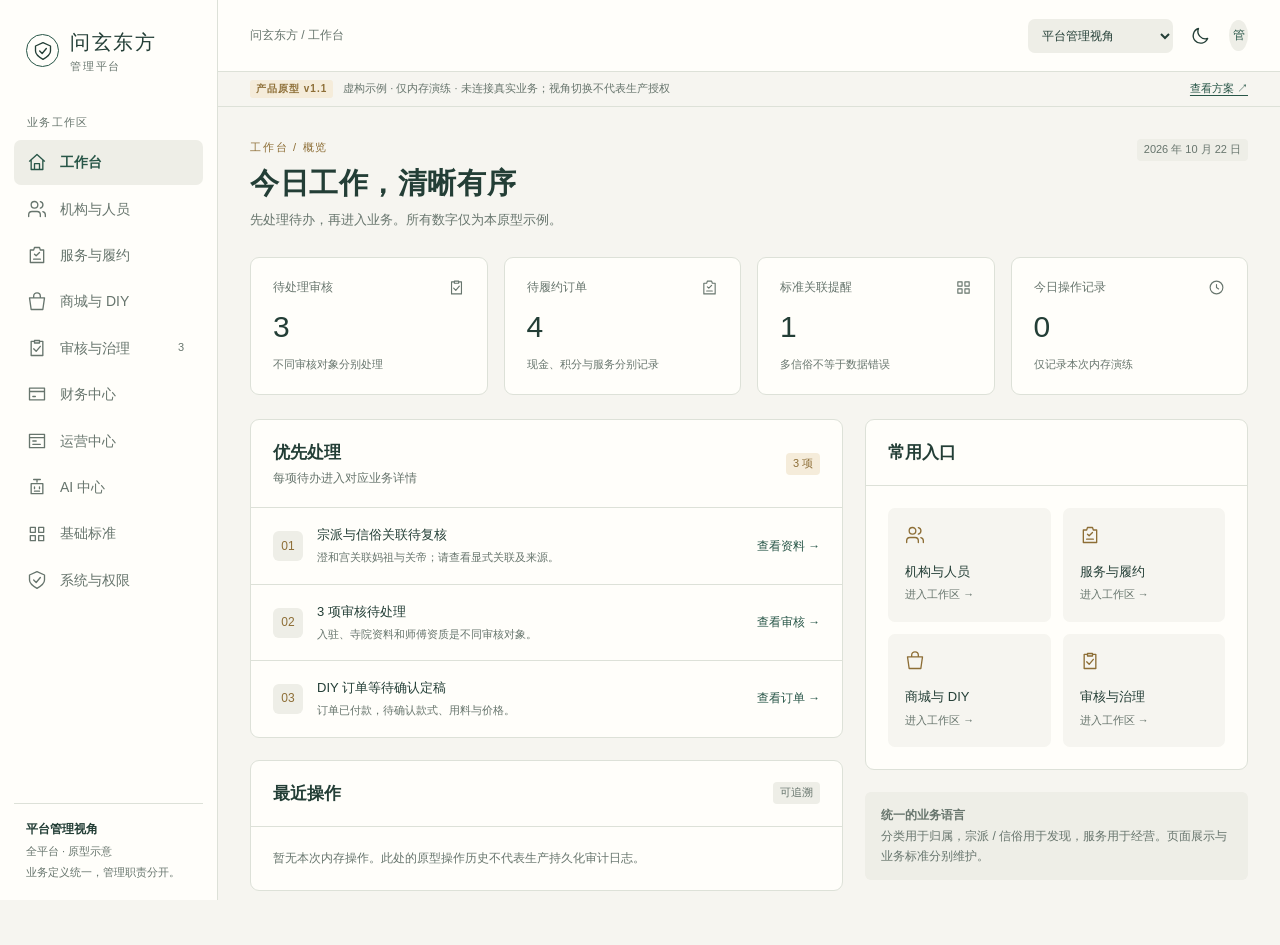
<file: docs/product/prototypes/admin-workbench-v1/index.html>
<!doctype html>
<html lang="zh-CN">
<head>
  <meta charset="UTF-8"><meta name="viewport" content="width=device-width, initial-scale=1">
  <meta name="color-scheme" content="light dark">
  <title>管理工作台 · 问玄东方产品原型</title>
  <link rel="stylesheet" href="prototype.css">
</head>
<body>
  <a class="skip-link" href="#main">跳到工作区</a>
  <div id="app"></div>
  <div id="toast" role="status" aria-live="polite"></div>
  <dialog id="dialog" aria-labelledby="dialog-title"></dialog>
  <script type="module" src="prototype.mjs"></script>
</body>
</html>
</file>
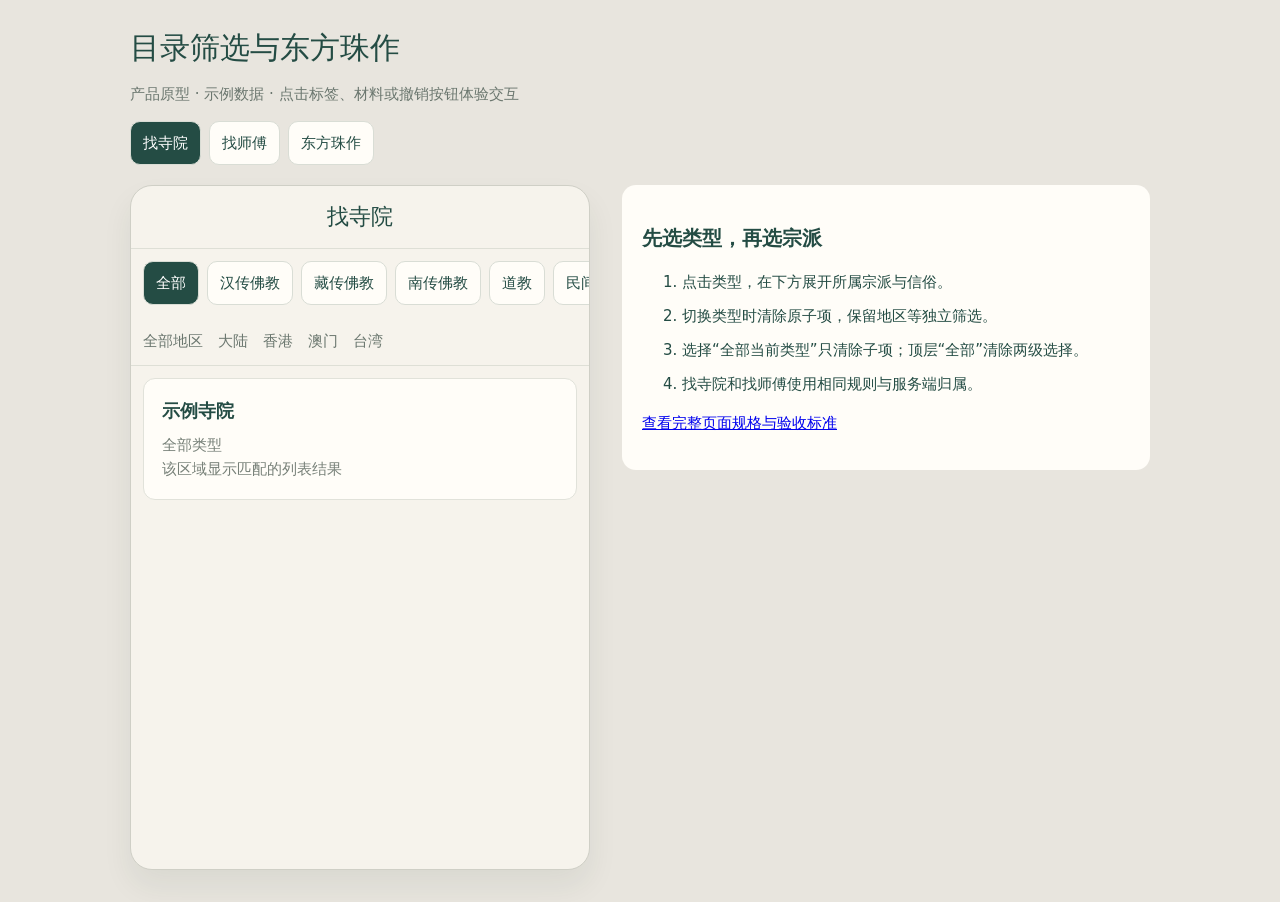
<file: docs/product/prototypes/directory-diy-v1/index.html>
<!doctype html>
<html lang="zh-CN"><meta charset="utf-8"><meta name="viewport" content="width=device-width,initial-scale=1">
<title>目录筛选与东方珠作 · 产品原型</title>
<style>
*{box-sizing:border-box}body{margin:0;background:#e8e5de;color:#244c44;font:15px/1.6 system-ui,sans-serif}button,input{font:inherit}button{cursor:pointer;min-height:44px;border:1px solid #d9ddd5;border-radius:10px;background:#fffdf8;color:inherit;padding:8px 12px}button[aria-pressed=true]{background:#244c44;color:white}button:disabled{opacity:.35;cursor:default}.intro{max-width:1060px;margin:28px auto 20px;padding:0 20px}.intro h1{font:30px/1.3 Georgia,serif;margin-bottom:8px}.intro p{color:#6b776f}.switch{display:flex;gap:8px;flex-wrap:wrap}.layout{max-width:1060px;margin:auto;display:grid;grid-template-columns:minmax(300px,460px) 1fr;gap:32px;padding:0 20px 32px}.phone{background:#f6f3ec;border:1px solid #cfcfc6;border-radius:22px;overflow:hidden;height:min(780px,calc(100vh - 215px));min-height:620px;display:flex;flex-direction:column;box-shadow:0 16px 30px #20392a12}header{padding:16px;text-align:center;border-bottom:1px solid #dedfd6;font:22px Georgia,serif}.filters{padding:12px;display:flex;gap:8px;overflow:auto;flex:none}.filters button{white-space:nowrap}.children{padding:8px 12px;background:#eeeee5;display:flex;gap:6px;flex-wrap:wrap}.children:empty{display:none}.children button{font-size:13px}.region{padding:12px;color:#6b776f;border-bottom:1px solid #dedfd6}.results{padding:12px;flex:1;overflow:auto}.card{padding:18px;background:#fffdf8;border:1px solid #e1e2da;border-radius:12px;margin-bottom:12px}.card h3{margin:0 0 8px}.card p{margin:0;color:#778078}.note{padding:20px;background:#fffdf8;border-radius:14px;height:fit-content}.note h2{font-size:20px}.note li{margin-bottom:10px}.stage{margin:10px 10px 0;border:1px solid #dedfd6;border-radius:12px;overflow:hidden}.stage-info{padding:8px 12px;display:flex;justify-content:space-between;background:#fffdf8}.preview{height:260px;position:relative;background:#eee9dd}.preview svg{width:100%;height:100%}.history{position:absolute;right:8px;bottom:8px;display:flex;background:#fffdf8;border-radius:10px}.history button{border:0;background:none;font-size:13px}.material-panel{margin:10px;flex:1;min-height:0;border:1px solid #dedfd6;border-radius:12px;overflow:hidden;background:#fffdf8;display:flex;flex-direction:column}.search{padding:10px;border-bottom:1px solid #dedfd6}.search input{width:100%;padding:8px;border:1px solid #dedfd6;border-radius:8px;background:#f6f3ec}.browse{display:flex;min-height:0;flex:1}.rail{width:68px;flex:none;overflow:auto;background:#f6f3ec}.rail button{display:block;border:0;border-radius:0;width:100%;background:none;font-size:13px}.rail button[aria-pressed=true]{background:#e1e6dc;color:#244c44;border-left:3px solid #244c44}.materials{flex:1;overflow:auto;display:grid;grid-template-columns:repeat(2,minmax(0,1fr));gap:8px;align-content:start;padding:8px}.material{min-height:120px;align-content:start;display:grid;justify-items:start;background:#f6f3ec;text-align:left;font-size:13px}.bead{width:38px;height:38px;border-radius:50%;margin:3px auto 8px;box-shadow:inset -8px -7px 10px #0003,0 3px 4px #0002}.material small{color:#8c683c}footer{padding:12px;background:#fffdf8;border-top:1px solid #dedfd6;display:flex;gap:8px;align-items:center}footer strong{margin-right:auto;font-size:22px;color:#8c683c}footer button:last-child{background:#244c44;color:#fff}.hidden{display:none!important}@media(max-width:760px){.layout{grid-template-columns:1fr;max-width:500px}.phone{height:760px}.intro{max-width:500px}}
</style>
<div class="intro"><h1>目录筛选与东方珠作</h1><p>产品原型 · 示例数据 · 点击标签、材料或撤销按钮体验交互</p><nav class="switch"><button data-page="temple" aria-pressed="true">找寺院</button><button data-page="master">找师傅</button><button data-page="diy">东方珠作</button></nav></div>
<main class="layout"><section id="directory" class="phone"><header id="title">找寺院</header><div id="parents" class="filters" role="group" aria-label="信仰分类"></div><div id="children" class="children" role="group" aria-label="宗派与信俗"></div><div class="region">全部地区　大陆　香港　澳门　台湾</div><div id="results" class="results"></div></section>
<section id="diy" class="phone hidden"><header>东方珠作</header><div class="stage"><div class="stage-info"><span>我的手串 <small id="count"></small></span><span>手围 16 cm ›</span></div><div class="preview"><svg viewBox="0 0 400 260" aria-label="手串预览"><ellipse cx="200" cy="130" rx="94" ry="83" fill="none" stroke="#c2a67f" stroke-width="2"/><g id="beads"></g></svg><div class="history"><button id="undo">↶ 撤销</button><button id="redo">↷ 重做</button></div></div></div><div class="material-panel"><div class="search"><input id="search" placeholder="搜索材质或规格" aria-label="搜索材料"></div><div class="browse"><nav class="rail" id="rail" aria-label="材料分类"></nav><div id="materials" class="materials"></div></div></div><footer><strong id="price">¥ 0.00</strong><button onclick="alert('原型仅演示页面；正式保存使用现有登录与云端保存流程。')">保存设计</button><button onclick="alert('正式产品进入定制订单流程。')">去定制 →</button></footer></section>
<aside class="note"><h2 id="note-title">先选类型，再选宗派</h2><ol id="notes"></ol><p><a href="../../目录筛选与DIY编辑器产品原型方案.md">查看完整页面规格与验收标准</a></p></aside></main>
<script>
const groups={'汉传佛教':['禅宗','净土宗','天台宗','华严宗'],'藏传佛教':['格鲁派','宁玛派','噶举派','萨迦派'],'南传佛教':['上座部传统'],'道教':['全真派','正一派'],'民间信仰':['妈祖 / 天后','关帝信俗','城隍信俗','王爷信俗','福德正神','保生大帝','哪吒信俗','洪圣信俗','黄大仙信俗','九皇爷信俗','大伯公信俗','拿督公信俗','三山国王']};
let page='temple',parent='',child='',category='全部',selected=[],undo=[],redo=[];
const materials=[['小叶紫檀圆珠','主珠',28,'#74382f'],['星月菩提','主珠',18,'#d8ca94'],['凤眼菩提','主珠',22,'#9a6a45'],['白玉','主珠',35,'#d3d6c6'],['青金石','主珠',25,'#1848ac'],['藏银三通','三通',48,'#8e918b'],['黄铜隔珠','隔珠',8,'#b9a16a'],['平安吊坠','吊坠',32,'#607b6b']];
const el=id=>document.getElementById(id);function button(text,active,action){const b=document.createElement('button');b.textContent=text;b.setAttribute('aria-pressed',active);b.onclick=action;return b}
function renderDirectory(){el('parents').replaceChildren(...['',...Object.keys(groups)].map(name=>button(name||'全部',name===parent,()=>{if(parent!==name)child='';parent=name;renderDirectory()})));el('children').replaceChildren(...(parent?['',...groups[parent]].map(name=>button(name||'全部'+parent,name===child,()=>{child=name;renderDirectory()})):[]));el('results').innerHTML=`<div class="card"><h3>${page==='temple'?'示例寺院':'示例师傅'}</h3><p>${parent||'全部类型'}${child?' · '+child:''}</p><p>该区域显示匹配的列表结果</p></div>`;}
function showPage(name){page=name;document.querySelectorAll('[data-page]').forEach(b=>b.setAttribute('aria-pressed',b.dataset.page===name));el('directory').classList.toggle('hidden',name==='diy');el('diy').classList.toggle('hidden',name!=='diy');el('title').textContent=name==='master'?'找师傅':'找寺院';el('note-title').textContent=name==='diy'?'围绕预览完成编辑':'先选类型，再选宗派';el('notes').innerHTML=(name==='diy'?['撤销与重做位于预览窗右下角。','移除常驻暂存成功提示、操作提示栏和珠子顺序条。','材料分类竖排，结果区独立滚动。','正式产品选中珠子后，通过菜单复制、删除、换位；草稿仍自动保存。']:['点击类型，在下方展开所属宗派与信俗。','切换类型时清除原子项，保留地区等独立筛选。','选择“全部当前类型”只清除子项；顶层“全部”清除两级选择。','找寺院和找师傅使用相同规则与服务端归属。']).map(t=>'<li>'+t+'</li>').join('');renderDirectory();}
function renderDiy(){el('count').textContent=selected.length+' / 60 颗';el('price').textContent='¥ '+selected.reduce((sum,i)=>sum+materials[i][2],0).toFixed(2);el('undo').disabled=!undo.length;el('redo').disabled=!redo.length;el('beads').innerHTML=selected.map((m,i)=>{const angle=i*2*Math.PI/Math.max(selected.length,12)-Math.PI/2;return `<circle cx="${200+94*Math.cos(angle)}" cy="${130+83*Math.sin(angle)}" r="13" fill="${materials[m][3]}" stroke="#0002"/>`}).join('');el('rail').replaceChildren(...['全部','主珠','隔珠','佛头','三通','吊坠','流苏','绳线'].map(c=>button(c,c===category,()=>{category=c;renderDiy()})));el('materials').replaceChildren(...materials.flatMap((m,i)=>{if(category!=='全部'&&m[1]!==category||!m[0].includes(el('search').value))return [];const b=document.createElement('button');b.className='material';b.innerHTML=`<span class="bead" style="background:${m[3]}"></span>${m[0]}<small>¥${m[2].toFixed(2)}　＋</small>`;b.onclick=()=>{if(selected.length===60)return;undo.push([...selected]);redo=[];selected.push(i);renderDiy()};return[b]}));}
el('undo').onclick=()=>{redo.push([...selected]);selected=undo.pop();renderDiy()};el('redo').onclick=()=>{undo.push([...selected]);selected=redo.pop();renderDiy()};el('search').oninput=renderDiy;document.querySelectorAll('[data-page]').forEach(b=>b.onclick=()=>showPage(b.dataset.page));showPage('temple');renderDiy();
</script></html>
</file>
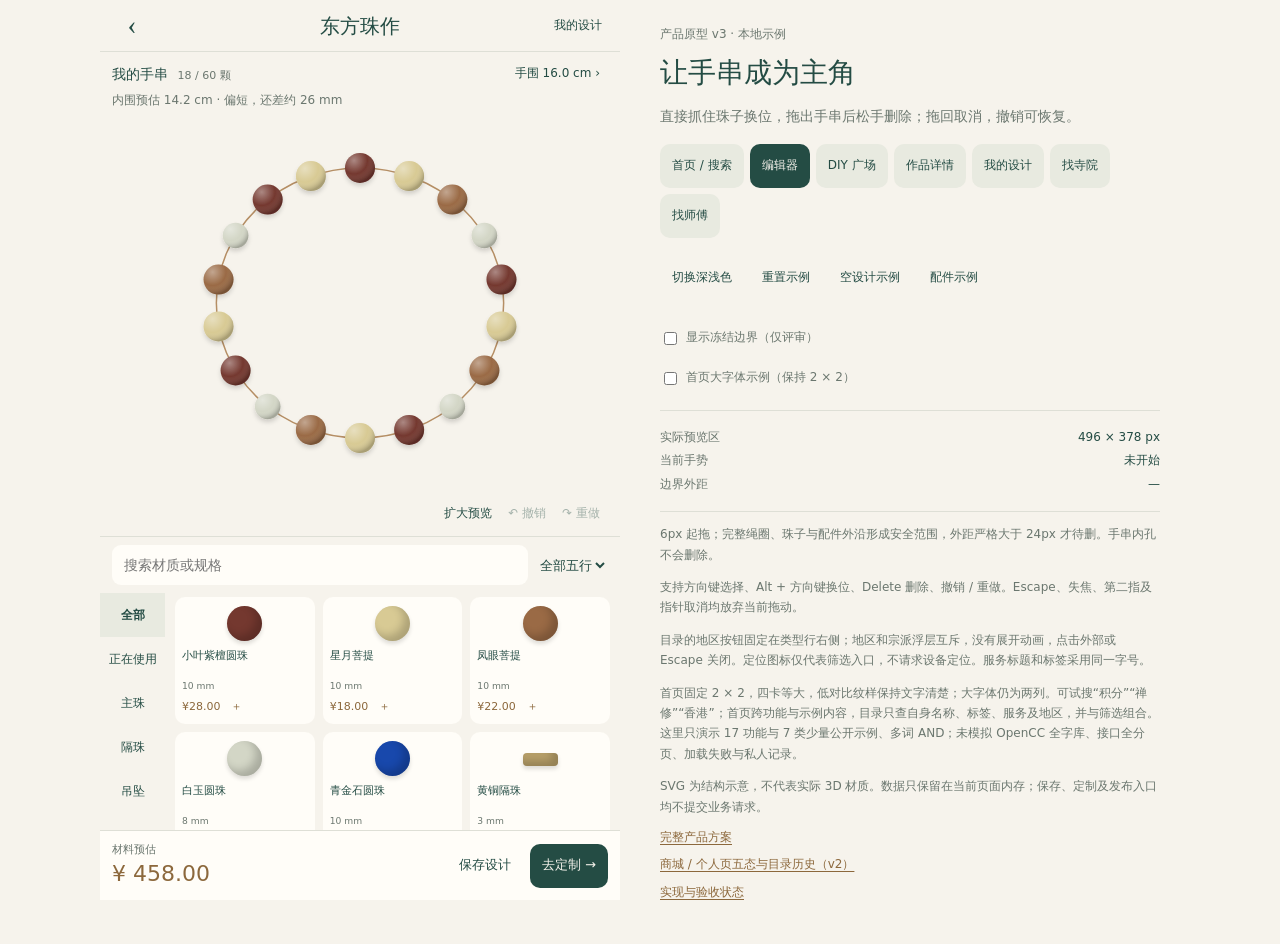
<file: docs/product/prototypes/diy-direct-drag-v3/index.html>
<!doctype html>
<html lang="zh-CN">
<head>
  <meta charset="utf-8">
  <meta name="viewport" content="width=device-width,initial-scale=1">
  <title>大画布与直接拖拽 · 产品原型 v3</title>
  <link rel="stylesheet" href="prototype.css">
</head>
<body>
  <main class="prototype-layout">
    <div class="app" id="app" data-screen="editor">
      <header class="app-header"><button id="back" class="quiet icon" aria-label="返回 DIY 广场">‹</button><span id="page-title">东方珠作</span><button id="mine-entry" class="quiet small">我的设计</button></header>

      <section id="home-screen" class="screen hidden" aria-label="首页">
        <div class="compact-toolbar"><input id="site-search" type="search" maxlength="80" placeholder="搜索功能、内容" aria-label="搜索全站功能与内容"><button id="site-search-submit" class="quiet">搜索</button></div>
        <nav class="home-core" aria-label="首页核心入口">
          <button class="home-temple" data-home-page="temple"><svg viewBox="0 0 24 24" fill="none" stroke="currentColor" stroke-width="1.6" aria-hidden="true"><path d="M3 10 12 4l9 6M5 10h14v11H5zM3 21h18M10 14h4v7M3 10h18"/></svg><span>找寺院</span></button>
          <button class="home-master" data-home-page="master"><svg viewBox="0 0 24 24" fill="none" stroke="currentColor" stroke-width="1.6" aria-hidden="true"><circle cx="12" cy="7" r="4"/><path d="M4 22v-4c0-5 16-5 16 0v4"/></svg><span>找师傅</span></button>
          <button class="home-diy" data-home-page="plaza"><svg viewBox="0 0 24 24" fill="none" stroke="currentColor" stroke-width="1.6" aria-hidden="true"><circle cx="12" cy="4" r="2"/><circle cx="18.5" cy="7" r="2"/><circle cx="20" cy="14" r="2"/><circle cx="15" cy="20" r="2"/><circle cx="7" cy="20" r="2"/><circle cx="3" cy="13" r="2"/><circle cx="5" cy="6" r="2"/></svg><span>DIY 手串</span></button>
          <button id="home-points" class="home-points"><svg viewBox="0 0 24 24" fill="none" stroke="currentColor" stroke-width="1.6" aria-hidden="true"><circle cx="12" cy="12" r="10"/><path d="m12 5 2.1 4.3 4.9.7-3.5 3.4.8 4.8-4.3-2.3-4.3 2.3.8-4.8L5 10l4.9-.7Z"/></svg><span>积分中心</span></button>
        </nav>
        <div id="site-search-results" class="site-search-results" aria-live="polite"><p class="review-note">搜索站内功能与内容，或从上方入口开始。</p></div>
      </section>

      <section id="editor-screen" class="screen editor-screen" aria-label="DIY 编辑器">
        <div class="stage">
          <div class="design-meta"><span id="design-name">我的手串 <small id="count"></small></span><button id="wrist" class="quiet small">手围 16.0 cm ›</button></div>
          <p id="fit" class="fit"></p>
          <div id="scene" class="scene">
            <svg id="canvas" aria-label="手串预览，可直接拖动珠子换位或拖出删除" role="group" tabindex="0">
              <defs>
                <filter id="bead-shadow" x="-60%" y="-60%" width="220%" height="220%"><feDropShadow dx="0" dy="3" stdDeviation="2" flood-opacity=".15"/></filter>
                <radialGradient id="shine" cx="30%" cy="25%" r="75%"><stop offset="0" stop-color="#fff" stop-opacity=".4"/><stop offset=".6" stop-color="#fff" stop-opacity="0"/><stop offset="1" stop-color="#000" stop-opacity=".22"/></radialGradient>
              </defs>
              <ellipse id="cord" fill="none" stroke="var(--cord)" stroke-width="1.5"/>
              <path id="hull" class="debug-hull" fill="none"/>
              <circle id="drop-target" class="drop-target hidden" r="22"/>
              <g id="beads"></g>
            </svg>
            <p id="empty" class="empty hidden">从下方选一颗，开始你的手串</p>
          </div>
          <div class="stage-tools"><span id="gesture-hint" role="status" aria-live="polite"></span><button id="expand" class="quiet small" aria-pressed="false">扩大预览</button><button id="undo" class="quiet small" aria-label="撤销上次操作">↶ 撤销</button><button id="redo" class="quiet small" aria-label="重做上次操作">↷ 重做</button></div>
        </div>
        <section class="material-panel" aria-label="选择材料">
          <div class="search-row"><input id="search" type="search" placeholder="搜索材质或规格" aria-label="搜索材料"><select id="element" aria-label="五行筛选"><option value="">全部五行</option><option>木</option><option>土</option><option>金</option><option>水</option></select></div>
          <div class="material-browser"><nav id="categories" class="categories" aria-label="材料分类"></nav><div id="materials" class="materials"></div></div>
        </section>
        <footer class="checkout"><div><small>材料预估</small><strong id="price"></strong></div><button id="save" class="quiet">保存设计</button><button id="customize" class="primary">去定制 →</button></footer>
      </section>

      <section id="plaza-screen" class="screen hidden" aria-label="DIY 广场">
        <div class="compact-toolbar"><input id="work-search" type="search" placeholder="寻找喜欢的作品" aria-label="搜索作品"><button id="new-design" class="quiet">开始设计</button></div>
        <div id="plaza-list" class="work-list"></div>
      </section>

      <section id="detail-screen" class="screen hidden" aria-label="作品详情">
        <div class="detail-content"><div id="detail-preview" class="work-preview"></div><div class="work-summary"><h1 id="detail-name"></h1><p id="detail-author"></p></div><section class="used-materials"><h2>作品用料</h2><div id="detail-materials"></div></section></div>
        <footer class="detail-actions"><button id="copy-design" class="primary">复制并编辑</button></footer>
      </section>

      <section id="mine-screen" class="screen hidden" aria-label="我的设计">
        <div class="compact-toolbar"><span>我的作品</span><button id="mine-new" class="quiet">新建设计 ＋</button></div>
        <div id="mine-list" class="mine-list"></div>
      </section>

      <section id="directory-screen" class="screen hidden" aria-label="目录筛选示例">
        <div class="directory-search-row"><input id="directory-search" type="search" placeholder="搜索寺院名称、标签、服务或地区" aria-label="搜索寺院名称、标签、服务或地区"></div>
        <div id="directory-anchor" class="directory-anchor">
          <div class="directory-filter-bar"><nav id="directory-types" class="directory-types" aria-label="宗教与信俗类型"></nav><button id="directory-region" class="directory-region" aria-haspopup="true" aria-expanded="false" aria-controls="directory-region-panel"><svg viewBox="0 0 24 24" width="16" height="16" fill="none" stroke="currentColor" stroke-width="1.6" aria-hidden="true"><path d="M19 10c0 5-7 11-7 11S5 15 5 10a7 7 0 1 1 14 0Z"/><circle cx="12" cy="10" r="2.5"/></svg><span id="directory-region-label">地区</span><span aria-hidden="true">⌄</span></button></div>
          <div id="directory-tradition-panel" class="directory-popover hidden" role="group" aria-label="宗派与信俗"></div>
          <div id="directory-region-panel" class="directory-popover directory-region-panel hidden" role="group" aria-label="地区选择"></div>
        </div>
        <div id="directory-content" class="directory-content"><aside class="directory-services"><h2>服务</h2><div id="directory-services"></div></aside><div id="directory-results" class="directory-results"></div></div>
      </section>
    </div>

    <aside class="review-panel">
      <p class="eyebrow">产品原型 v3 · 本地示例</p>
      <h1>让手串成为主角</h1>
      <p>直接抓住珠子换位，拖出手串后松手删除；拖回取消，撤销可恢复。</p>
      <nav class="prototype-nav" aria-label="原型页面"><button data-page="home">首页 / 搜索</button><button data-page="editor" aria-pressed="true">编辑器</button><button data-page="plaza">DIY 广场</button><button data-page="detail">作品详情</button><button data-page="mine">我的设计</button><button data-page="temple">找寺院</button><button data-page="master">找师傅</button></nav>
      <div class="demo-tools"><button id="theme">切换深浅色</button><button id="reset">重置示例</button><button id="clear">空设计示例</button><button id="accessories">配件示例</button></div>
      <label class="debug-toggle"><input id="show-boundary" type="checkbox"> 显示冻结边界（仅评审）</label>
      <label class="debug-toggle"><input id="large-text" type="checkbox"> 首页大字体示例（保持 2 × 2）</label>
      <dl class="measurements"><div><dt>实际预览区</dt><dd id="measurement">—</dd></div><div><dt>当前手势</dt><dd id="gesture-state">未开始</dd></div><div><dt>边界外距</dt><dd id="outside-distance">—</dd></div></dl>
      <p class="review-note">6px 起拖；完整绳圈、珠子与配件外沿形成安全范围，外距严格大于 24px 才待删。手串内孔不会删除。</p>
      <p class="review-note">支持方向键选择、Alt + 方向键换位、Delete 删除、撤销 / 重做。Escape、失焦、第二指及指针取消均放弃当前拖动。</p>
      <p class="review-note">目录的地区按钮固定在类型行右侧；地区和宗派浮层互斥，没有展开动画，点击外部或 Escape 关闭。定位图标仅代表筛选入口，不请求设备定位。服务标题和标签采用同一字号。</p>
      <p class="review-note">首页固定 2 × 2，四卡等大，低对比纹样保持文字清楚；大字体仍为两列。可试搜“积分”“禅修”“香港”；首页跨功能与示例内容，目录只查自身名称、标签、服务及地区，并与筛选组合。这里只演示 17 功能与 7 类少量公开示例、多词 AND；未模拟 OpenCC 全字库、接口全分页、加载失败与私人记录。</p>
      <p class="review-note">SVG 为结构示意，不代表实际 3D 材质。数据只保留在当前页面内存；保存、定制及发布入口均不提交业务请求。</p>
      <p class="links"><a href="../../DIY大画布与直接拖拽产品原型方案.md">完整产品方案</a><a href="../diy-open-canvas-v2/index.html">商城 / 个人页五态与目录历史（v2）</a><a href="../../../reports/2026-10-20-DIY大画布与直接拖拽.md">实现与验收状态</a></p>
    </aside>
  </main>
  <dialog id="dialog"><h2 id="dialog-title"></h2><div id="dialog-body"></div><div class="dialog-actions"><button id="dialog-close" class="quiet">关闭</button></div></dialog>
  <div id="announcement" class="sr-only" role="status" aria-live="polite"></div>
  <script type="module" src="prototype.mjs"></script>
</body>
</html>
</file>
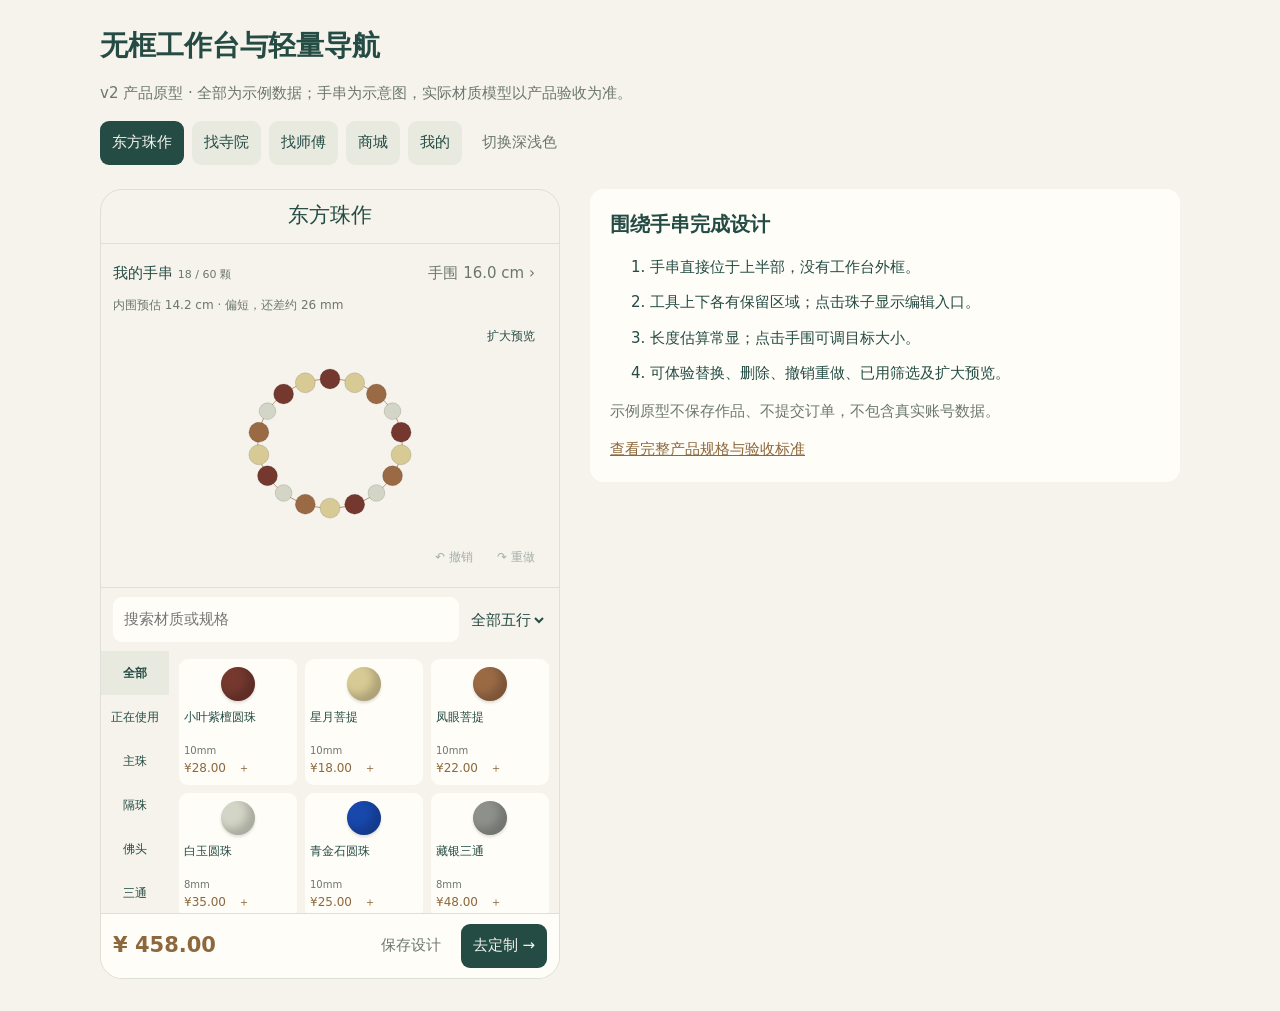
<file: docs/product/prototypes/diy-open-canvas-v2/index.html>
<!doctype html>
<html lang="zh-CN">
<meta charset="utf-8"><meta name="viewport" content="width=device-width,initial-scale=1">
<title>无框工作台与轻量导航 · 产品原型 v2</title>
<style>
:root{color-scheme:light;--bg:#f6f3ec;--surface:#fffdf8;--ink:#244c44;--muted:#6b776f;--accent:#8c683c;--line:#dedfd6;--soft:#e8eae0;--shadow:#20392a22}
body.dark{color-scheme:dark;--bg:#1c211e;--surface:#252e28;--ink:#dce6d8;--muted:#abb6aa;--accent:#d2b787;--line:#465044;--soft:#374138;--shadow:#0005}
*{box-sizing:border-box}body{margin:0;background:var(--bg);color:var(--ink);font:15px/1.55 system-ui,sans-serif}button,input,select{font:inherit;color:inherit}button{cursor:pointer;min-height:44px;border:0;border-radius:9px;background:var(--soft);padding:8px 12px}button:focus-visible,input:focus-visible,select:focus-visible{outline:2px solid var(--accent);outline-offset:2px}button:disabled{opacity:.4;cursor:default}button[aria-pressed=true]{background:var(--ink);color:var(--bg)}.quiet{background:transparent;color:var(--muted)}.intro{max-width:1120px;margin:24px auto;padding:0 20px}.intro h1{font-size:28px;margin:0 0 8px}.intro p{color:var(--muted)}nav.switch{display:flex;gap:8px;flex-wrap:wrap}.layout{max-width:1120px;margin:auto;padding:0 20px 32px;display:grid;grid-template-columns:minmax(280px,460px) 1fr;gap:30px}.phone{height:790px;min-width:0;border:1px solid var(--line);border-radius:22px;overflow:hidden;display:flex;flex-direction:column;position:relative;background:var(--bg)}header{min-height:54px;display:grid;place-items:center;border-bottom:1px solid var(--line);font:21px/1.4 Georgia,serif}section.screen{display:flex;flex:1;min-height:0;flex-direction:column}.hidden{display:none!important}.stage{padding:8px 12px 0}.stage-info{display:flex;align-items:center;justify-content:space-between;gap:8px}.stage-info small{font-size:11px;color:var(--muted)}.fit{font-size:12px;color:var(--muted);margin:0}.fit b{font-weight:500;color:var(--accent)}.preview{position:relative;height:265px}.scene{position:absolute;inset:44px 0 50px}.scene svg{width:100%;height:100%;overflow:visible}.tools{position:absolute;top:0;right:0;display:flex}.tools button,.history button{background:transparent;font-size:12px}.history{position:absolute;bottom:0;right:0;display:flex}.edit{position:absolute;left:0;top:0;background:transparent;color:var(--accent);font-size:12px}.material-panel{margin-top:8px;min-height:0;flex:1;display:flex;flex-direction:column;border-top:1px solid var(--line)}.search{display:flex;align-items:center;gap:8px;padding:9px 12px}.search input{min-width:0;flex:1;width:0;border:0;background:var(--surface);padding:11px;border-radius:9px}.search select{max-width:110px;border:0;background:transparent;min-height:44px}.browse{display:flex;min-height:0;flex:1}.rail{width:68px;flex:none;overflow:auto}.rail button{display:block;width:100%;padding:8px 4px;background:transparent;font-size:12px;border-radius:0}.rail button[aria-pressed=true]{background:var(--soft);color:var(--ink);font-weight:600}.materials{flex:1;min-width:0;overflow:auto;display:grid;grid-template-columns:repeat(3,minmax(0,1fr));align-content:start;gap:8px;padding:8px 10px}.material{padding:8px 5px;min-height:126px;display:flex;flex-direction:column;text-align:left;background:var(--surface);font-size:12px}.material strong{font-weight:500;line-height:1.4;min-height:34px}.material small{color:var(--muted)}.bead{width:34px;height:34px;border-radius:50%;margin:0 auto 8px;box-shadow:inset -7px -6px 9px #0003,0 2px 3px #0002}.material b{font-weight:500;color:var(--accent);margin-top:auto}footer{display:flex;align-items:center;gap:8px;padding:10px 12px;border-top:1px solid var(--line);background:var(--surface)}footer strong{color:var(--accent);margin-right:auto;font-size:21px}footer button.primary{background:var(--ink);color:var(--bg)}.expanded .preview{height:490px}.expanded .material-panel{display:none}.belief-anchor{position:relative}.filters{display:flex;overflow:auto;gap:12px;padding:6px 12px;border-bottom:1px solid var(--line)}.filters button{white-space:nowrap;background:transparent;padding:8px 0;font-size:13px;border-radius:0}.filters button[aria-pressed=true]{color:var(--accent);border-bottom:2px solid var(--accent)}.children{position:absolute;top:100%;left:10px;right:10px;z-index:5;padding:8px;display:flex;flex-wrap:wrap;gap:5px;max-height:230px;overflow:auto;background:var(--surface);box-shadow:0 8px 24px var(--shadow);border-radius:12px}.children button{font-size:13px;background:transparent}.children button[aria-pressed=true]{background:var(--soft);color:var(--ink)}.region{padding:12px;color:var(--muted);font-size:13px;border-bottom:1px solid var(--line)}.results{padding:12px;overflow:auto;flex:1}.card{background:var(--surface);padding:18px;border-radius:12px;margin-bottom:12px}.card h3{margin:0 0 8px;font-size:17px}.card p{margin:0;color:var(--muted)}.tabs{display:flex;justify-content:space-around;border-top:1px solid var(--line);background:var(--surface);padding:6px}.tabs span{padding:9px;font-size:13px}.tabs .active{color:var(--accent)}.shop-search{padding-top:15px}.cart{background:transparent;white-space:nowrap;font-size:13px}.product-art{height:110px;display:grid;place-items:center;background:var(--soft);border-radius:8px;margin-bottom:10px}.product-art .bead{width:55px;height:55px}.stats{display:grid;grid-template-columns:repeat(3,minmax(0,1fr));padding:10px 0;gap:5px}.stats button{background:transparent;display:flex;align-items:center;flex-direction:column;padding:10px 4px}.stats b{font-size:24px;font-weight:500;color:var(--accent)}.stats span{font-size:13px}.stats small{font-size:10px;color:var(--muted)}.account{padding:20px 16px}.account h2{margin:0}.row{display:block;width:100%;text-align:left;border-radius:0;border-bottom:1px solid var(--line);background:transparent;min-height:58px;padding:14px 16px}.note{height:fit-content;padding:20px;background:var(--surface);border-radius:14px}.note h2{font-size:20px;margin-top:0}.note li{margin-bottom:12px}.note p{color:var(--muted)}.note a{color:var(--accent)}dialog{border:0;border-radius:16px;background:var(--surface);color:var(--ink);max-width:340px;width:calc(100% - 28px);box-shadow:0 15px 40px var(--shadow)}dialog::backdrop{background:#0004}dialog .actions{display:flex;justify-content:flex-end;gap:8px}dialog input{width:100%;margin:8px 0}dialog h2{font-size:20px}.notice{font-size:12px;color:var(--muted);padding:8px 12px}.badge{font-size:11px;color:var(--accent)}@media(max-width:800px){.layout{grid-template-columns:1fr;max-width:500px}.intro{max-width:500px}.phone{height:790px}.materials{grid-template-columns:repeat(2,minmax(0,1fr))}}@media(max-width:360px){.layout,.intro{padding-left:8px;padding-right:8px}.materials{gap:6px;padding:7px}.phone{height:760px}.stage-info{font-size:13px}.stage-info button{padding-inline:4px}.cart{padding-inline:3px}}
.scenario-controls{margin-top:16px;display:flex;align-items:center;flex-wrap:wrap;gap:8px 12px}.scenario-controls label{font-size:14px;font-weight:600}.scenario-controls select{min-height:44px;max-width:100%;min-width:0;padding:8px 12px;border:0;border-radius:8px;background:var(--surface)}.scenario-controls p{flex-basis:100%;margin:0;font-size:12px}.profile-member{display:flex;flex:1;min-height:0;flex-direction:column}.profile-guest{display:flex;flex:1;flex-direction:column;justify-content:center;align-items:center;text-align:center;padding:24px;gap:12px}.profile-guest h2,.profile-guest p{margin:0}.profile-guest p{color:var(--muted)}.profile-status{margin:0;padding:0 16px 8px;color:var(--muted);font-size:13px}.profile-retry{align-self:flex-start;margin:0 16px 8px}.stats b{max-width:100%;overflow-wrap:anywhere}
</style>
<div class="intro"><h1>无框工作台与轻量导航</h1><p>v2 产品原型 · 全部为示例数据；手串为示意图，实际材质模型以产品验收为准。</p><nav class="switch" aria-label="原型页面"><button data-page="diy" aria-pressed="true">东方珠作</button><button data-page="temple">找寺院</button><button data-page="master">找师傅</button><button data-page="shop">商城</button><button data-page="profile">我的</button><button id="theme" class="quiet">切换深浅色</button></nav></div>
<div id="profile-scenarios" class="intro hidden"><div class="scenario-controls"><label for="profile-scenario">个人页示例状态</label><select id="profile-scenario"><option value="signed">正常已登录 · 示例账号甲</option><option value="guest">游客</option><option value="loading">加载中</option><option value="failed">加载失败</option><option value="alternate">另一个示例账号 · 乙</option></select><p>仅切换本地示例展示；模拟登录与重试不连接真实账号，不发出业务请求。</p></div></div>
<main class="layout"><div class="phone"><header id="title">东方珠作</header>
<section id="diy" class="screen"><div class="stage"><div class="stage-info"><span>我的手串 <small id="count"></small></span><button class="quiet" id="size">手围 16 cm ›</button></div><p id="fit" class="fit"></p><div class="preview"><div class="scene"><svg viewBox="0 0 340 180" aria-label="示意手串，可点击珠子编辑"><ellipse cx="170" cy="90" rx="76" ry="68" fill="none" stroke="#b58e64"/><g id="beads"></g></svg></div><button id="edit" class="edit hidden">编辑珠子</button><div class="tools"><button id="expand">扩大预览</button></div><div class="history"><button id="undo">↶ 撤销</button><button id="redo">↷ 重做</button></div></div></div><div class="material-panel"><div class="search"><input id="material-search" aria-label="搜索材料" placeholder="搜索材质或规格"><select aria-label="五行"><option>全部五行</option><option>木</option><option>土</option><option>金</option></select></div><div class="browse"><nav class="rail" id="rail" aria-label="材料分类"></nav><div class="materials" id="materials"></div></div></div><footer><strong id="price"></strong><button class="quiet" id="save">保存设计</button><button class="primary" id="customize">去定制 →</button></footer></section>
<section id="directory" class="screen hidden"><div class="belief-anchor"><div id="parents" class="filters" role="group" aria-label="信仰分类"></div><div id="children" class="children hidden" role="group" aria-label="子派别"></div></div><div class="region">全部地区　大陆　香港　澳门　台湾</div><div id="directory-results" class="results"></div></section>
<section id="shop" class="screen hidden"><div class="search shop-search"><input id="shop-search" aria-label="搜索商品" placeholder="搜索商品名称"><button class="quiet" id="search-submit">搜索</button><button class="cart" id="cart" aria-label="购物车，2件商品">购物车 <b>2</b></button></div><div class="filters"><button aria-pressed="true">全部</button><button>手串</button><button>香具</button><button>饰品</button></div><div id="shop-results" class="results"></div><div class="tabs"><span>首页</span><span>对话</span><span>AI问事</span><span class="active">商城</span><span>我的</span></div></section>
<section id="profile" class="screen hidden">
  <div id="profile-member" class="profile-member">
    <div class="account"><h2 id="profile-name">示例用户甲</h2><p id="profile-badge" class="badge">已登录 · 示例账号甲</p><div class="stats"><button id="growth"><b>320</b><span>成长值 ›</span><small>查看成长详情</small></button><button id="points"><b>87</b><span>积分 ›</span><small>查看积分明细</small></button><button id="coupons"><b>0</b><span>优惠券 ›</span><small>查看可用优惠</small></button></div></div>
    <p id="profile-status" class="profile-status" role="status" aria-live="polite"></p><button id="profile-retry" class="quiet profile-retry hidden">重试（示例）</button>
    <button class="row">我的钱包　›</button><button class="row">服务进度　›</button><button class="row">订单中心　›</button><button class="row">收货地址　›</button><div class="notice">成长详情沿用现有五级体系与规则。</div><div style="flex:1"></div>
  </div>
  <div id="profile-guest" class="profile-guest hidden"><h2>问玄东方</h2><p class="badge">未登录 · 游客示例</p><p>登录后查看您的成长、积分和优惠券。</p><button id="profile-login">模拟登录（仅示例）</button><p class="notice">此按钮只恢复示例账号甲，不登录真实账号。</p></div>
  <div class="tabs"><span>首页</span><span>对话</span><span>AI问事</span><span>商城</span><span class="active">我的</span></div>
</section>
</div><aside class="note"><h2 id="note-title"></h2><ol id="notes"></ol><p>示例原型不保存作品、不提交订单，不包含真实账号数据。</p><a href="../../无框DIY与轻量导航产品原型方案.md">查看完整产品规格与验收标准</a></aside></main>
<dialog id="details"><h2 id="dialog-title"></h2><div id="dialog-content"></div><div class="actions"><button class="quiet" id="cancel">关闭</button></div></dialog>
<script>
const $=id=>document.getElementById(id),groups={'汉传佛教':['禅宗','净土宗','天台宗','华严宗'],'藏传佛教':['格鲁派','宁玛派','噶举派','萨迦派'],'南传佛教':['上座部传统'],'道教':['全真派','正一派'],'民间信仰':['妈祖 / 天后','关帝信俗','城隍信俗','王爷信俗','福德正神','保生大帝','哪吒信俗','洪圣信俗','黄大仙信俗','九皇爷信俗','大伯公信俗','拿督公信俗','三山国王']};
const materials=[['小叶紫檀圆珠','主珠',28,'#74382f',10],['星月菩提','主珠',18,'#d8ca94',10],['凤眼菩提','主珠',22,'#9a6a45',10],['白玉圆珠','主珠',35,'#d3d6c6',8],['青金石圆珠','主珠',25,'#1848ac',10],['藏银三通','三通',48,'#8e918b',8],['黄铜隔珠','隔珠',8,'#b9a16a',3],['平安扣吊坠','吊坠',32,'#607b6b',3]];
let current='diy',parent='',child='',opened=false,category='全部',beads=Array.from({length:18},(_,i)=>i%4),selected=-1,history=[],future=[],wrist=160,replace=false;
let profileScenario='signed';
const profileExamples={signed:{name:'示例用户甲',badge:'已登录 · 示例账号甲',values:[320,87,0]},alternate:{name:'示例用户乙',badge:'已登录 · 示例账号乙',values:[1250,46,2]}};
function renderProfile(){
  const guest=profileScenario==='guest',example=profileExamples[profileScenario],pending=profileScenario==='loading';
  $('profile-scenario').value=profileScenario;
  $('profile-member').classList.toggle('hidden',guest);$('profile-guest').classList.toggle('hidden',!guest);
  $('profile-name').textContent=example?.name||'示例用户甲';
  $('profile-badge').textContent=example?.badge||(pending?'示例账号甲 · 加载中':guest?'游客示例':'示例账号甲 · 加载失败');
  for(const [i,id] of ['growth','points','coupons'].entries()){
    $(id).querySelector('b').textContent=example?String(example.values[i]):'—';
    $(id).querySelector('small').textContent=example?['查看成长详情','查看积分明细','查看可用优惠'][i]:pending?'正在加载…':'暂未获取';
  }
  $('profile-status').textContent=pending?'正在获取账户数据…（示例状态，不会发送请求）':profileScenario==='failed'?'账户数据暂未获取，请重试。失败不代表数值为零。':'';
  $('profile-status').classList.toggle('hidden',!pending&&profileScenario!=='failed');
  $('profile-retry').classList.toggle('hidden',profileScenario!=='failed');
}
function selectProfileScenario(value){
  if(!['signed','guest','loading','failed','alternate'].includes(value))return;
  profileScenario=value;renderProfile();
}
function profileDetail(kind){
  const title={growth:'成长详情',points:'积分中心',coupons:'优惠券'}[kind],example=profileExamples[profileScenario];
  if(!example){modal(title,profileScenario==='loading'?'正在加载…（本地示例，不发出业务请求）':'暂未获取账户数据。请关闭详情并使用“重试（示例）”。');return;}
  const [growth,points,coupons]=example.values;
  modal(title+' · '+example.name,kind==='growth'?'示例成长值 '+growth+'。正式产品展示当前等级、距下一级进度、权益范围及成长记录，所有规则以服务端为准。':kind==='points'?'示例积分 '+points+'，独立于成长值使用。':coupons?'示例账号有 '+coupons+' 张可用优惠券。':'示例账号暂无可用优惠券。');
}
function btn(text,active,action){const b=document.createElement('button');b.textContent=text;b.setAttribute('aria-pressed',String(active));b.onclick=action;return b}
function modal(title,content){$('dialog-title').textContent=title;$('dialog-content').replaceChildren();if(typeof content==='string')$('dialog-content').textContent=content;else $('dialog-content').append(content);$('details').showModal()}
function change(next){history.push([...beads]);future=[];beads=next;renderDiy()}
function renderDiy(){const sum=beads.reduce((s,i)=>s+materials[i][4],0),mean=beads.length?sum/beads.length:0,inner=Math.max(0,sum-Math.PI*mean),diff=inner-wrist-8;$('count').textContent=beads.length+' / 60 颗';$('price').textContent='¥ '+beads.reduce((s,i)=>s+materials[i][2],0).toFixed(2);$('size').textContent='手围 '+(wrist/10).toFixed(1)+' cm ›';$('fit').textContent='内围预估 '+(inner/10).toFixed(1)+' cm · '+(!beads.length?'未开始':diff < -8?'偏短，还差约 '+Math.round(-diff)+' mm':diff>8?'偏长，偏松约 '+Math.round(diff)+' mm':'接近合适');$('undo').disabled=!history.length;$('redo').disabled=!future.length;$('edit').classList.toggle('hidden',selected<0||selected>=beads.length);$('beads').replaceChildren(...beads.map((m,i)=>{const a=i*2*Math.PI/Math.max(beads.length,1)-Math.PI/2,c=document.createElementNS('http://www.w3.org/2000/svg','circle');c.setAttribute('cx',170+76*Math.cos(a));c.setAttribute('cy',90+68*Math.sin(a));c.setAttribute('r',materials[m][4]*.85+2);c.setAttribute('fill',materials[m][3]);c.setAttribute('stroke',i===selected?'var(--accent)':'#0002');c.setAttribute('stroke-width',i===selected?3:1);c.setAttribute('tabindex','0');c.setAttribute('role','button');c.setAttribute('aria-label','第 '+(i+1)+' 颗 '+materials[m][0]);c.onclick=()=>{selected=i;renderDiy()};c.onkeydown=e=>{if(e.key==='Enter'||e.key===' '){e.preventDefault();selected=i;renderDiy()}};return c}));$('rail').replaceChildren(...['全部','正在使用','主珠','隔珠','佛头','三通','吊坠','流苏','绳线'].map(c=>btn(c,c===category,()=>{category=c;renderDiy()})));$('materials').replaceChildren(...materials.flatMap((m,i)=>{if(category==='正在使用'?!beads.includes(i):category!=='全部'&&m[1]!==category)return[];if(!m[0].includes($('material-search').value))return[];const b=document.createElement('button');b.className='material';b.innerHTML='<span class="bead" style="background:'+m[3]+'"></span><strong>'+m[0]+'</strong><small>'+m[4]+'mm</small><b>¥'+m[2].toFixed(2)+'　＋</b>';b.onclick=()=>{if(replace&&selected>=0){const next=[...beads];next[selected]=i;replace=false;change(next)}else if(beads.length<60)change([...beads,i])};return[b]}))}
function closeChildren(focus=false){opened=false;renderDirectory();if(focus)$('parents').querySelector('[aria-pressed="true"]')?.focus()}
function renderDirectory(){$('parents').replaceChildren(...['',...Object.keys(groups)].map(name=>{const b=btn(name||'全部',name===parent,()=>{if(parent!==name)child='';opened=name?(parent===name?!opened:true):false;parent=name;renderDirectory()});if(name)b.setAttribute('aria-expanded',String(name===parent&&opened));return b}));$('children').classList.toggle('hidden',!opened);$('children').replaceChildren(...(parent?['',...groups[parent]].map(name=>btn(name||'全部'+parent,name===child,()=>{child=name;closeChildren(true)})):[]));$('directory-results').innerHTML='<div class="card"><h3>示例'+(current==='master'?'师傅':'寺院')+'</h3><p>'+ (parent||'全部类型')+(child?' · '+child:'')+'</p><p>下方筛选与结果保持原位置</p></div>'}
const notes={diy:['手串直接位于上半部，没有工作台外框。','工具上下各有保留区域；点击珠子显示编辑入口。','长度估算常显；点击手围可调目标大小。','可体验替换、删除、撤销重做、已用筛选及扩大预览。'],temple:['点击五类标签打开子派别悬浮层，无动画。','地区与结果不挤动；选择、外点或 Escape 关闭。','层内选择保留；切换父类型清除原子项。'],shop:['内容区不重复显示商城标题。','购物车与搜索同行，数量和入口保留。','输入商品名称后点击搜索体验列表筛选。'],profile:['成长值位于积分左侧，三项同规格对齐。','点击成长值查看等级、权益和记录的详情入口。','不再出现独立我的成长横卡。']};
function show(name){current=name;opened=false;$('profile-scenarios').classList.toggle('hidden',name!=='profile');if(name==='profile')renderProfile();for(const id of ['diy','directory','shop','profile'])$(id).classList.toggle('hidden',id!==(name==='temple'||name==='master'?'directory':name));$('title').textContent={diy:'东方珠作',temple:'找寺院',master:'找师傅',shop:'问玄东方',profile:'问玄东方'}[name];document.querySelectorAll('[data-page]').forEach(b=>b.setAttribute('aria-pressed',String(b.dataset.page===name)));$('note-title').textContent={diy:'围绕手串完成设计',temple:'浮层筛选，列表不动',master:'同一套目录交互',shop:'搜索与购物车同排',profile:'成长与积分并列'}[name];$('notes').replaceChildren(...(notes[name]||notes.temple).map(t=>{const li=document.createElement('li');li.textContent=t;return li}));renderDirectory()}
function shop(){const q=$('shop-search').value;$('shop-results').innerHTML=['星月菩提手串','青金石手串','东方香具'].filter(n=>n.includes(q)).map((n,i)=>'<div class="card"><div class="product-art"><span class="bead" style="background:'+materials[i][3]+'"></span></div><h3>'+n+'</h3><p>示例商品 · ¥128</p></div>').join('')||'<p>没有匹配的商品</p>'}
$('undo').onclick=()=>{future.push([...beads]);beads=history.pop();selected=-1;renderDiy()};$('redo').onclick=()=>{history.push([...beads]);beads=future.pop();selected=-1;renderDiy()};$('expand').onclick=()=>{const on=$('diy').classList.toggle('expanded');$('expand').textContent=on?'收起预览':'扩大预览'};$('material-search').oninput=renderDiy;$('edit').onclick=()=>{const box=document.createElement('div');for(const [label,action] of [['替换材料',()=>{replace=true;category='全部';renderDiy()}],['复制',()=>{if(beads.length<60)change([...beads.slice(0,selected+1),beads[selected],...beads.slice(selected+1)])}],['删除',()=>{change(beads.filter((_,i)=>i!==selected));selected=-1;renderDiy()}]]){const b=btn(label,false,()=>{$('details').close();action()});box.append(b)}modal(materials[beads[selected]][0],box)};$('size').onclick=()=>{const box=document.createElement('div');box.textContent='手围 14–20cm，松量 8mm。估算仅作设计参考。';const input=document.createElement('input');input.type='range';input.min=140;input.max=200;input.step=5;input.value=wrist;input.setAttribute('aria-label','手围毫米');input.oninput=()=>{wrist=Number(input.value);renderDiy()};box.append(input);modal('手围与松量',box)};
$('cancel').onclick=()=>$('details').close();$('save').onclick=()=>modal('保存设计','正式产品需登录后云端保存。此原型未上传或暂存作品。');$('customize').onclick=()=>modal('去定制','正式产品会校验设计、库存和收货信息后进入定制。原型不创建订单。');$('growth').onclick=()=>profileDetail('growth');$('points').onclick=()=>profileDetail('points');$('coupons').onclick=()=>profileDetail('coupons');$('profile-scenario').onchange=e=>selectProfileScenario(e.target.value);$('profile-login').onclick=()=>{selectProfileScenario('signed');$('growth').focus()};$('profile-retry').onclick=()=>{selectProfileScenario('signed');$('growth').focus()};$('cart').onclick=()=>modal('购物车','示例购物车有 2 件商品，正式产品进入独立购物车页。');$('search-submit').onclick=shop;$('shop-search').onkeydown=e=>{if(e.key==='Enter')shop()};$('theme').onclick=()=>document.body.classList.toggle('dark');document.querySelectorAll('[data-page]').forEach(b=>b.onclick=()=>show(b.dataset.page));document.addEventListener('pointerdown',e=>{if(opened&&!e.target.closest('.belief-anchor'))closeChildren()});document.addEventListener('keydown',e=>{if(e.key==='Escape'&&opened)closeChildren(true)});show('diy');renderDiy();shop();
</script></html>
</file>
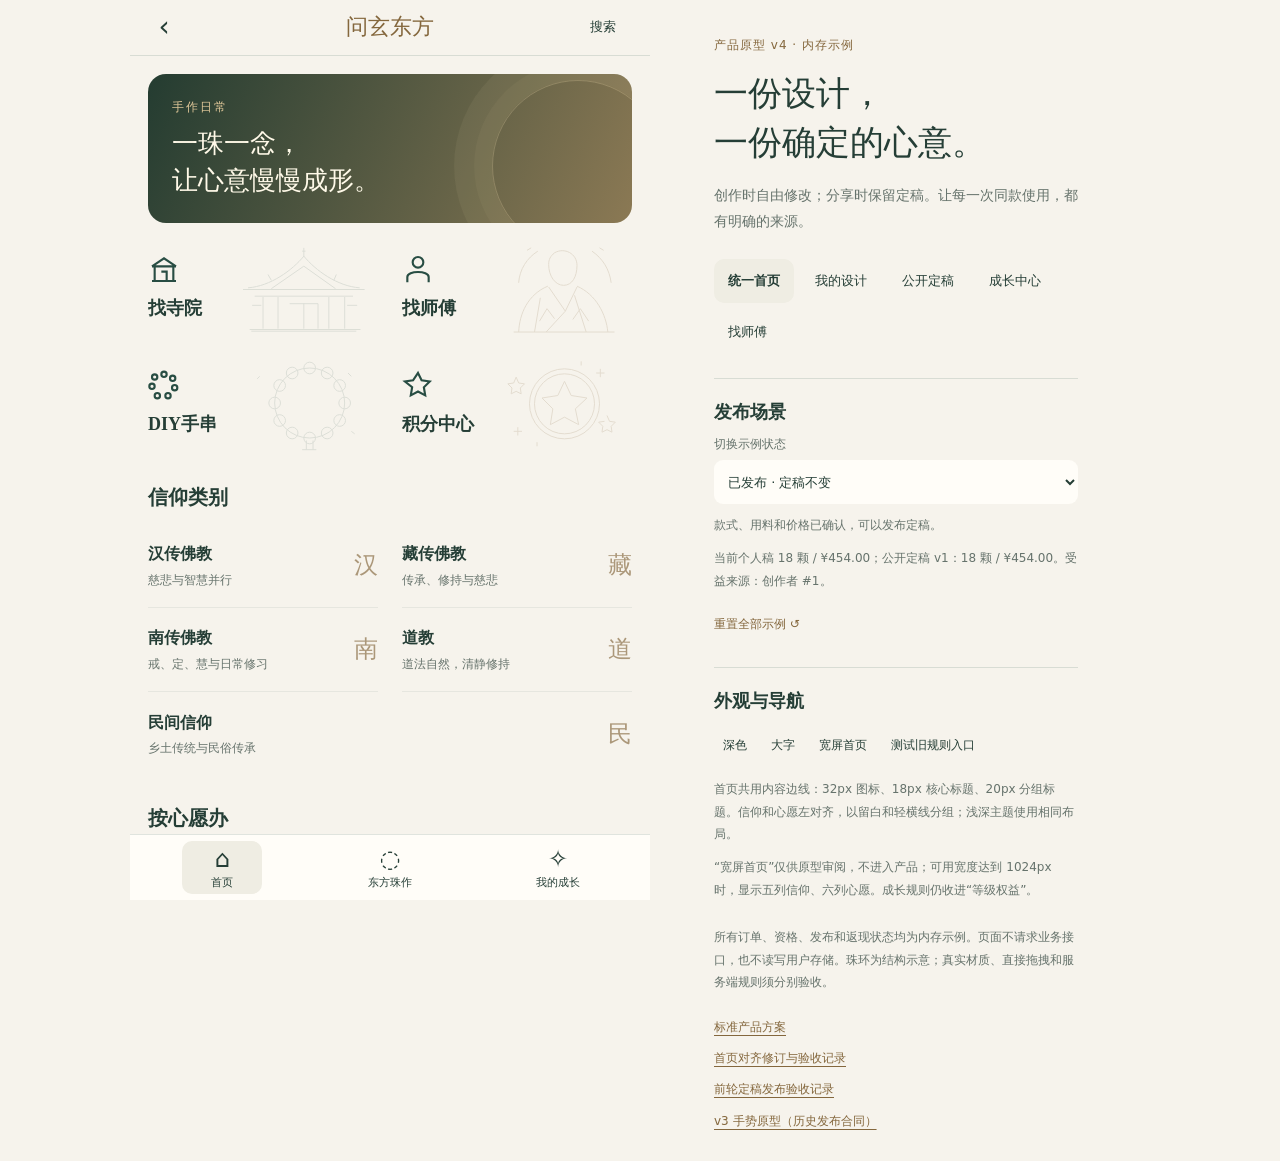
<file: docs/product/prototypes/diy-publication-v4/index.html>
<!doctype html>
<html lang="zh-Hans">
<head>
  <meta charset="utf-8">
  <meta name="viewport" content="width=device-width,initial-scale=1">
  <meta name="color-scheme" content="light dark">
  <title>问玄东方 · 定稿发布产品原型 v4</title>
  <link rel="stylesheet" href="prototype.css">
</head>
<body>
  <div class="prototype-layout">
    <main class="app" aria-label="问玄东方产品示例">
      <header class="app-header"><button id="back" class="quiet icon" aria-label="返回首页">‹</button><span id="page-title">问玄东方</span><button id="header-action" class="quiet">搜索</button></header>
      <div id="screen" tabindex="-1"></div>
      <nav class="bottom-nav" aria-label="主导航"><button data-page="home">⌂<span>首页</span></button><button data-page="mine">◌<span>东方珠作</span></button><button data-page="growth">✧<span>我的成长</span></button></nav>
    </main>
    <aside class="review-panel">
      <p class="eyebrow">产品原型 v4 · 内存示例</p>
      <h1>一份设计，<br>一份确定的心意。</h1>
      <p class="intro">创作时自由修改；分享时保留定稿。让每一次同款使用，都有明确的来源。</p>
      <nav class="review-nav" aria-label="原型页面"><button data-page="home" aria-pressed="true">统一首页</button><button data-page="mine">我的设计</button><button data-page="detail">公开定稿</button><button data-page="growth">成长中心</button><button data-page="directory">找师傅</button></nav>
      <section class="review-section"><h2>发布场景</h2><label for="scenario">切换示例状态</label><select id="scenario"><option value="draft">只有草稿 · 尚未下单</option><option value="unpaid">订单待付款</option><option value="simulated">模拟付款</option><option value="review">已付款 · 待确认</option><option value="ready">已付款且确认 · 可发布</option><option value="published" selected>已发布 · 定稿不变</option><option value="edited">已发布 · 草稿已修改</option><option value="refund">售后中 · 停止公开</option><option value="error">资格读取失败</option></select><p id="scenario-note" class="review-note"></p><p id="snapshot-note" class="review-note"></p><button id="reset" class="quiet">重置全部示例 ↺</button></section>
      <section class="review-section"><h2>外观与导航</h2><div class="demo-tools"><button id="theme" class="quiet" aria-pressed="false">深色</button><button id="large-text" class="quiet" aria-pressed="false">大字</button><button id="wide-preview" class="quiet" aria-pressed="false">宽屏首页</button><button id="old-rules" class="quiet">测试旧规则入口</button></div><p class="review-note">首页共用内容边线：32px 图标、18px 核心标题、20px 分组标题。信仰和心愿左对齐，以留白和轻横线分组；浅深主题使用相同布局。</p><p class="review-note">“宽屏首页”仅供原型审阅，不进入产品；可用宽度达到 1024px 时，显示五列信仰、六列心愿。成长规则仍收进“等级权益”。</p></section>
      <p class="review-note boundary">所有订单、资格、发布和返现状态均为内存示例。页面不请求业务接口，也不读写用户存储。珠环为结构示意；真实材质、直接拖拽和服务端规则须分别验收。</p>
      <div class="links"><a href="../../DIY定稿发布与首页统一产品原型方案.md">标准产品方案</a><a href="../../../reports/2026-10-20-首页对齐与主题协调.md">首页对齐修订与验收记录</a><a href="../../../reports/2026-10-20-DIY定稿发布与首页统一.md">前轮定稿发布验收记录</a><a href="../diy-direct-drag-v3/index.html">v3 手势原型（历史发布合同）</a></div>
    </aside>
  </div>
  <dialog id="dialog" aria-labelledby="dialog-title"><h2 id="dialog-title"></h2><div id="dialog-body"></div><div class="dialog-actions"><button id="dialog-cancel" class="quiet">取消</button><button id="dialog-confirm" class="primary">确认发布</button></div></dialog>
  <div id="toast" role="status" aria-live="polite" hidden></div>
  <script type="module" src="prototype.mjs"></script>
</body>
</html>
</file>
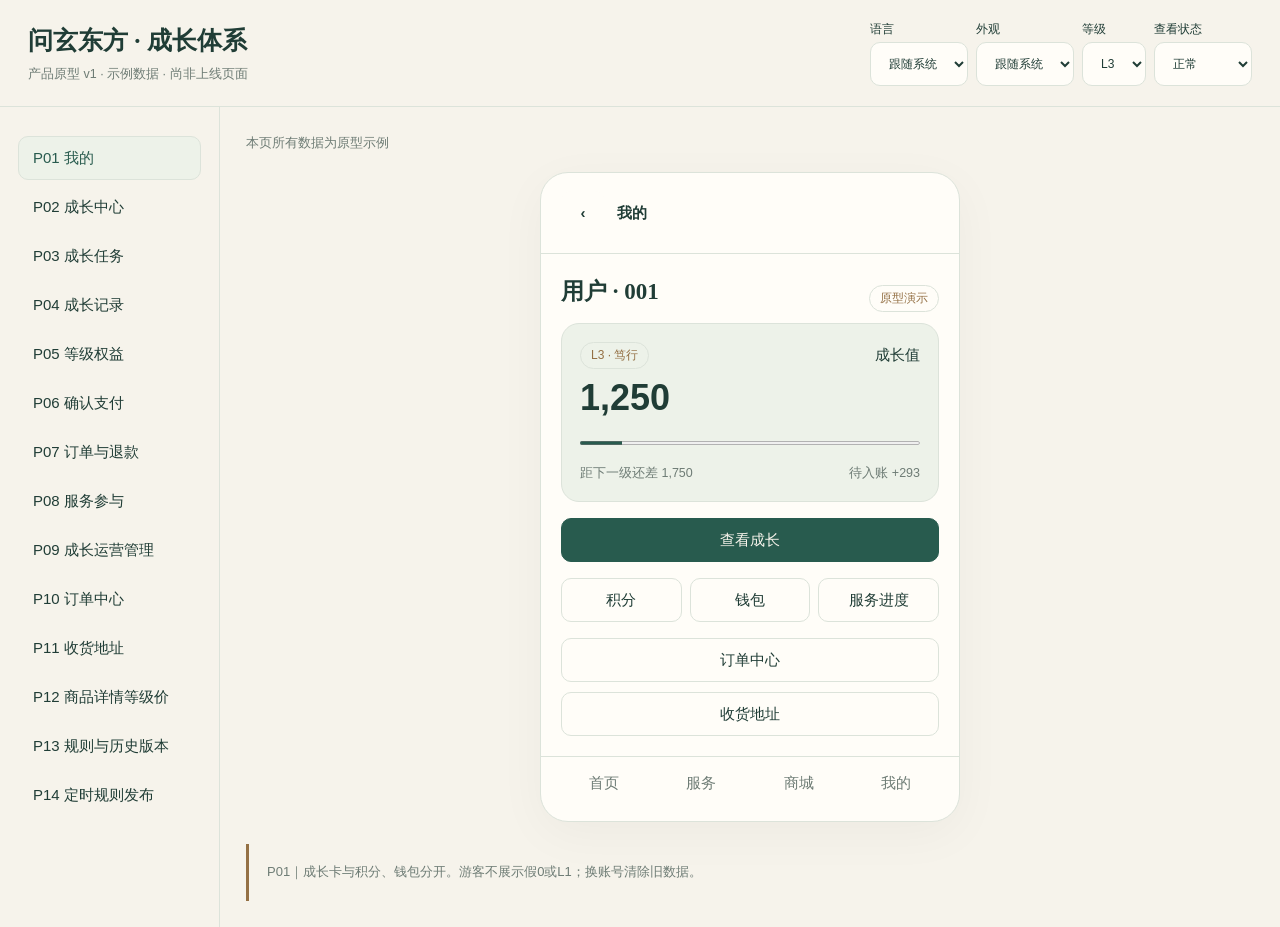
<file: docs/product/prototypes/growth-v1/index.html>
<!doctype html>
<html lang="zh-Hans"><head><meta charset="utf-8"><meta name="viewport" content="width=device-width,initial-scale=1"><title>问玄东方 · 成长体系产品原型</title><style>
:root{--bg:#f6f3eb;--surface:#fffdf8;--text:#203d36;--muted:#6e7c75;--line:#dce3da;--accent:#285b4e;--gold:#947044;--soft:#edf2e9;--danger:#a44e3b}*{box-sizing:border-box}body{margin:0;background:var(--bg);color:var(--text);font:15px/1.6 -apple-system,BlinkMacSystemFont,"PingFang SC",sans-serif}body.dark{--bg:#1c1715;--surface:#2a1e1a;--text:#f6ece1;--muted:#b7a79a;--line:#4c3d32;--accent:#d7906e;--gold:#dcc294;--soft:#392b24;--danger:#f1a18a}button,select,input,textarea{font:inherit;color:inherit}button,select{min-height:44px;border:1px solid var(--line);border-radius:10px;padding:8px 14px;background:var(--surface);cursor:pointer}button:focus-visible,a:focus-visible,select:focus-visible,input:focus-visible,textarea:focus-visible{outline:3px solid var(--gold);outline-offset:3px}button:hover{border-color:var(--accent)}button:disabled{opacity:.55;cursor:default}a{color:var(--accent)}header{padding:20px 28px;border-bottom:1px solid var(--line);display:flex;justify-content:space-between;gap:20px;align-items:center;flex-wrap:wrap}header h1{font-family:serif;font-size:25px;margin:0}header small{color:var(--muted)}.controls{display:flex;flex-wrap:wrap;gap:8px}.controls label{font-size:12px;display:grid;gap:3px}.layout{display:grid;grid-template-columns:220px minmax(0,1fr);max-width:1400px;margin:auto}aside{padding:24px 18px;border-right:1px solid var(--line)}aside button{width:100%;display:block;text-align:left;margin:5px 0;background:transparent;border-color:transparent}aside button[aria-current=page]{background:var(--soft);color:var(--accent);border-color:var(--line)}main{padding:26px;min-width:0}.notice{font-size:13px;color:var(--muted);margin-bottom:18px}.stage{display:flex;justify-content:center}.device{width:100%;max-width:420px;border:1px solid var(--line);border-radius:28px;overflow:hidden;background:var(--surface);min-height:650px;box-shadow:0 12px 50px #0000000a}.device.wide{max-width:1050px;border-radius:18px}.topbar{padding:18px 20px;display:flex;align-items:center;gap:12px;border-bottom:1px solid var(--line);font-weight:600}.topbar button{border:none;min-width:44px;padding:0}.content{padding:20px}.card{border:1px solid var(--line);border-radius:18px;padding:18px;margin:0 0 16px;background:var(--surface)}.tint{background:var(--soft)}.row{display:flex;justify-content:space-between;align-items:center;gap:12px}.stack{display:grid;gap:10px}.muted,small{color:var(--muted)}h2{font-family:serif;font-size:23px;margin:0 0 12px}h3{font-size:17px;margin:0 0 8px}p{margin:8px 0}.big{font-size:36px;font-weight:600;font-variant-numeric:tabular-nums}.tag{border:1px solid var(--line);border-radius:30px;padding:3px 10px;font-size:12px;display:inline-block;color:var(--gold)}progress{width:100%;height:8px;margin:12px 0;accent-color:var(--accent)}.primary{background:var(--accent);color:var(--bg);border-color:var(--accent)}.full{width:100%}.tabs{display:grid;grid-template-columns:repeat(3,1fr);gap:8px;margin:16px 0}.tabs button{padding:8px 4px}.listrow{padding:15px 0;border-bottom:1px solid var(--line)}.listrow:last-child{border:0}.money{font-variant-numeric:tabular-nums}.danger{color:var(--danger)}table{width:100%;border-collapse:collapse;text-align:left;font-size:13px}td,th{padding:12px 8px;border-bottom:1px solid var(--line);white-space:normal}th{color:var(--muted);font-weight:500}.tablebox{overflow-x:auto}input,textarea{width:100%;border:1px solid var(--line);background:var(--surface);padding:12px;border-radius:10px}.annotation{max-width:1050px;margin:22px auto 0;padding:18px;border-left:3px solid var(--gold);font-size:13px;color:var(--muted)}.skeleton{height:90px;border-radius:15px;background:var(--soft);margin-bottom:18px}.toast{position:fixed;bottom:24px;left:50%;transform:translateX(-50%);background:var(--text);color:var(--surface);padding:12px 20px;border-radius:12px;max-width:90%;z-index:4}.bottom{display:flex;justify-content:space-around;border-top:1px solid var(--line);padding:14px;color:var(--muted)}.chosen{border-color:var(--accent);background:var(--soft)}@media(max-width:850px){.layout{display:block}aside{border-right:0;display:flex;overflow:auto;padding:8px}aside button{flex:0 0 auto;width:auto;font-size:13px}main{padding:15px}header{padding:15px}.device{border-radius:20px}.controls{width:100%}.controls label{flex:1;min-width:100px}.controls select{max-width:100%;width:100%}.big{font-size:31px}}@media(prefers-reduced-motion:reduce){*{scroll-behavior:auto!important}}

#screen label:has(#catalog-sku),#screen label:has(#catalog-qty){display:grid;grid-template-columns:3em minmax(0,1fr);align-items:center;gap:8px;margin-top:10px}#screen #catalog-sku,#screen #catalog-qty{width:100%;min-width:0}
</style></head><body><header><div><h1 id="brand">问玄东方 · 成长体系</h1><small id="subtitle">产品原型 v1 · 示例数据 · 尚非上线页面</small></div><div class="controls"><label>语言<select id="language"><option value="system">跟随系统</option><option value="hans">简体中文</option><option value="hant">繁體中文</option></select></label><label>外观<select id="theme"><option value="system">跟随系统</option><option value="light">浅色</option><option value="dark">深色</option></select></label><label>等级<select id="level"><option value="1">L1</option><option value="2">L2</option><option value="3" selected>L3</option><option value="4">L4</option><option value="5">L5</option></select></label><label>查看状态<select id="state"><option value="normal">正常</option><option value="guest">游客</option><option value="loading">加载中</option><option value="error">读取失败</option><option value="refund">退款降级</option></select></label></div></header><div class="layout"><aside id="nav" aria-label="原型页面"></aside><main><div class="notice" id="notice"></div><div class="stage"><section id="device" class="device"><div class="topbar" id="topbar"></div><div class="content" id="screen"></div><div class="bottom" id="bottom"></div></section></div><div class="annotation" id="annotation"></div></main></div><div class="toast" role="status" id="toast" hidden></div><script>
const state={page:0,level:3,total:1250,status:'normal',lang:'system',theme:'system',scheme:'best',done:new Set(),order:null,monthlyEarned:65,refundAmount:300,refundPending:false,orderTab:'服务',more:false,addresses:[],editing:false,note:'',sku:1,qty:1,discounts:true,expired:false,ruleState:'draft',ruleError:'',upgrade:false};
const names=['初识','同行','笃行','致远','恒久'],thresholds=[0,200,1000,3000,8000],goods=[10000,9800,9700,9500,9200],services=[10000,10000,9900,9800,9500];
const titles=['我的','成长中心','成长任务','成长记录','等级权益','确认支付','订单与退款','服务参与','成长运营管理','订单中心','收货地址','商品详情等级价','规则与历史版本','定时规则发布'];
const hant={'我的':'我的','成长中心':'成長中心','成长任务':'成長任務','成长记录':'成長記錄','等级权益':'等級權益','确认支付':'確認支付','订单与退款':'訂單與退款','服务参与':'服務參與','成长运营管理':'成長營運管理','初识':'初識','笃行':'篤行','致远':'致遠','恒久':'恆久','成长值':'成長值','待入账':'待入帳','任务':'任務','权益':'權益','记录':'記錄','查看全部':'查看全部','登录查看成长等级':'登入查看成長等級','登录后，各端共享你的成长记录':'登入後，各端共享你的成長記錄','模拟登录':'模擬登入','阅读五级规则':'閱讀五級規則','正在读取成长记录':'正在讀取成長記錄','暂时无法读取':'暫時無法讀取','重试':'重試','已达最高等级':'已達最高等級','距下一级还差':'距下一級還差','退款扣回':'退款扣回','原订单实付已退回，成长值同步扣回':'原訂單實付已退回，成長值同步扣回','积分':'積分','钱包':'錢包','服务进度':'服務進度','查看成长':'查看成長','完善资料':'完善資料','精选学习':'精選學習','当天成长记录':'當天成長記錄','官方活动':'官方活動','如实评价':'如實評價','已完成':'已完成','去完成':'去完成','演示完成':'演示完成','本月任务成长值':'本月任務成長值','个人记录默认私密':'個人記錄預設私密','保存记录':'儲存記錄','记录一件今天完成的小事':'記錄一件今天完成的小事','来源':'來源','数量':'數量','状态':'狀態','商品消费':'商品消費','有效评价':'有效評價','订单观察期':'訂單觀察期','已入账':'已入帳','待观察':'待觀察','五级成长':'五級成長','成长档案':'成長檔案','等级徽章':'等級徽章','月度成长回顾':'月度成長回顧','平台客服优先分流':'平台客服優先分流','年度数字纪念卡':'年度數字紀念卡','指定商品':'指定商品','参与服务':'參與服務','升级礼券':'升級禮券','查看适用项目':'查看適用項目','原销售金额':'原銷售金額','商品及材料':'商品及材料','固定服务':'固定服務','运费':'運費','随喜':'隨喜','等级优惠':'等級優惠','单张礼券':'單張禮券','正常价':'正常價','本单优惠':'本單優惠','应付金额':'應付金額','预计成长值':'預計成長值','完成后满7天且无进行中售后入账':'完成後滿7天且無進行中售後入帳','确认示例支付':'確認示例支付','订单快照':'訂單快照','查看成长记录':'查看成長記錄','模拟退款完成':'模擬退款完成','本页所有数据为原型示例':'本頁所有資料為原型示例','固定服务费':'固定服務費','平台承担优惠':'平台承擔優惠','合同应得':'合約應得','申请参与':'申請參與','退出新订单优惠':'退出新訂單優惠','参与中':'參與中','规则版本':'規則版本','参与清单':'參與清單','营销预算':'行銷預算','成长审计':'成長審計','草稿预览':'草稿預覽','提交审批':'提交審批','已记录原型操作，不会提交真实业务数据':'已記錄原型操作，不會提交真實業務資料','首页':'首頁','商城':'商城','服务':'服務','原型演示':'原型演示','用户':'使用者','预算':'預算','优惠券':'優惠券','适用范围与退款规则':'適用範圍與退款規則'};
const traditional={"问玄东方":"問玄東方","成长体系产品原型":"成長體系產品原型","成长体系":"成長體系","产品原型":"產品原型","示例数据":"示例數據","尚非上线页面":"尚非上線頁面","语言":"語言","跟随系统":"跟隨系統","简体中文":"簡體中文","外观":"外觀","浅色":"淺色","等级":"等級","查看状态":"查看狀態","游客":"遊客","加载中":"加載中","读取失败":"讀取失敗","退款降级":"退款降級","原型页面":"原型頁面","服务":"服務","初识":"初識","笃行":"篤行","致远":"致遠","恒久":"恆久","成长中心":"成長中心","成长任务":"成長任務","成长记录":"成長記錄","等级权益":"等級權益","确认支付":"確認支付","订单与退款":"訂單與退款","服务参与":"服務參與","成长运营管理":"成長運營管理","订单中心":"訂單中心","收货地址":"收貨地址","成长值":"成長值","待入账":"待入賬","任务":"任務","权益":"權益","记录":"記錄","登录查看成长等级":"登錄查看成長等級","登录后":"登錄後","各端共享你的成长记录":"各端共享你的成長記錄","模拟登录":"模擬登錄","阅读五级规则":"閱讀五級規則","正在读取成长记录":"正在讀取成長記錄","暂时无法读取":"暫時無法讀取","重试":"重試","已达最高等级":"已達最高等級","距下一级还差":"距下一級還差","原订单实付已退回":"原訂單實付已退回","成长值同步扣回":"成長值同步扣回","积分":"積分","钱包":"錢包","服务进度":"服務進度","查看成长":"查看成長","完善资料":"完善資料","精选学习":"精選學習","当天成长记录":"當天成長記錄","官方活动":"官方活動","如实评价":"如實評價","本月任务成长值":"本月任務成長值","个人记录默认私密":"個人記錄默認私密","保存记录":"保存記錄","记录一件今天完成的小事":"記錄一件今天完成的小事","来源":"來源","数量":"數量","状态":"狀態","商品消费":"商品消費","有效评价":"有效評價","订单观察期":"訂單觀察期","已入账":"已入賬","待观察":"待觀察","五级成长":"五級成長","成长档案":"成長檔案","等级徽章":"等級徽章","月度成长回顾":"月度成長回顧","平台客服优先分流":"平臺客服優先分流","平台客服優先分流":"平臺客服優先分流","年度数字纪念卡":"年度數字紀念卡","参与服务":"參與服務","升级礼券":"升級禮券","查看适用项目":"查看適用項目","原销售金额":"原銷售金額","固定服务":"固定服務","运费":"運費","随喜":"隨喜","等级优惠":"等級優惠","单张礼券":"單張禮券","正常价":"正常價","本单优惠":"本單優惠","应付金额":"應付金額","预计成长值":"預計成長值","完成后满":"完成後滿","天且无进行中售后入账":"天且無進行中售後入賬","确认示例支付":"確認示例支付","订单快照":"訂單快照","查看成长记录":"查看成長記錄","模拟退款完成":"模擬退款完成","本页所有数据为原型示例":"本頁所有數據爲原型示例","固定服务费":"固定服務費","平台承担优惠":"平臺承擔優惠","平台承擔優惠":"平臺承擔優惠","合同应得":"合同應得","申请参与":"申請參與","退出新订单优惠":"退出新訂單優惠","参与中":"參與中","规则版本":"規則版本","参与清单":"參與清單","营销预算":"營銷預算","成长审计":"成長審計","草稿预览":"草稿預覽","提交审批":"提交審批","已记录原型操作":"已記錄原型操作","不会提交真实业务数据":"不會提交真實業務數據","首页":"首頁","用户":"用戶","预算":"預算","优惠券":"優惠券","适用范围与退款规则":"適用範圍與退款規則","成长卡与积分":"成長卡與積分","钱包分开":"錢包分開","游客不展示假":"遊客不展示假","换账号清除旧数据":"換賬號清除舊數據","分段进度":"分段進度","待入账单列":"待入賬單列","最高级展示继续记录":"最高級展示繼續記錄","原生端使用原生返回和动态字号":"原生端使用原生返回和動態字號","真实实现必须校验来源":"真實實現必須校驗來源","时长和额度":"時長和額度","这里的":"這裏的","仅用于原型":"僅用於原型","周期任务月上限":"週期任務月上限","资料":"資料","另计":"另計","记录可回原单":"記錄可回原單","正负变动":"正負變動","待入账与已入账独立":"待入賬與已入賬獨立","退款重算净实付":"退款重算淨實付","不对每次退款分别取整":"不對每次退款分別取整","商品与服务分档":"商品與服務分檔","礼券首次达级一次":"禮券首次達級一次","等级不改变积分兑换价和中奖概率":"等級不改變積分兌換價和中獎概率","服务端报价":"服務端報價","活动价":"活動價","等级价":"等級價","券价择优不叠加":"券價擇優不疊加","资源争抢或报价过期需重新确认":"資源爭搶或報價過期需重新確認","不静默加价":"不靜默加價","保存原等级":"保存原等級","原规则":"原規則","行实付及补贴":"行實付及補貼","退款不按现价重算":"退款不按現價重算","降级不追补已付差价":"降級不追補已付差價","仅本人":"僅本人","本寺项目可操作":"本寺項目可操作","平台负担优惠":"平臺負擔優惠","退出影响新订单":"退出影響新訂單","已冻结优惠继续履行":"已凍結優惠繼續履行","运营版本":"運營版本","任务和项目分开管理":"任務和項目分開管理","双人审核":"雙人審覈","全程审计":"全程審計","禁止直接改总成长值":"禁止直接改總成長值","手串采用同一导航":"手串採用同一導航","筛选":"篩選","卡片和状态样式":"卡片和狀態樣式","加载更多与末张卡片间隔":"加載更多與末張卡片間隔","保留已加载内容":"保留已加載內容","失败可重试":"失敗可重試","从我的进入独立收货地址页":"從我的進入獨立收貨地址頁","新增和编辑在该页完成":"新增和編輯在該頁完成","支持默认地址与删除确认":"支持默認地址與刪除確認","返回个人页不展开地址列表":"返回個人頁不展開地址列表","成长进度":"成長進度","仅一次":"僅一次","每月两次":"每月兩次","满":"滿","减":"減","进行中":"進行中","订单":"訂單","示例项目":"示例項目","订单金额":"訂單金額","查看详情":"查看詳情","已全部加载":"已全部加載","加载更多":"加載更多","新增收货地址":"新增收貨地址","收货人":"收貨人","示例用户":"示例用戶","联系电话":"聯繫電話","详细地址":"詳細地址","浙江省杭州市西湖区示例路":"浙江省杭州市西湖區示例路","号":"號","默认":"默認","设为默认":"設爲默認","编辑":"編輯","删除":"刪除","还没有收货地址":"還沒有收貨地址","确认删除该地址":"確認刪除該地址"};Object.assign(traditional,{'待入账成长已取消':'待入賬成長已取消','已入账成长保持不变':'已入賬成長保持不變','已取消待入账':'已取消待入賬','新订单观察期':'新訂單觀察期','取消待入账':'取消待入賬'});const originalText=new WeakMap();Object.assign(traditional,{"问玄东方":"問玄東方","成长体系产品原型":"成長體系產品原型","成长体系":"成長體系","产品原型":"產品原型","示例数据":"示例數據","尚非上线页面":"尚非上線頁面","语言":"語言","跟随系统":"跟隨系統","简体中文":"簡體中文","外观":"外觀","浅色":"淺色","等级":"等級","查看状态":"查看狀態","游客":"遊客","加载中":"加載中","读取失败":"讀取失敗","退款降级":"退款降級","原型页面":"原型頁面","服务":"服務","初识":"初識","笃行":"篤行","致远":"致遠","恒久":"恆久","成长中心":"成長中心","成长任务":"成長任務","成长记录":"成長記錄","等级权益":"等級權益","确认支付":"確認支付","订单与退款":"訂單與退款","服务参与":"服務參與","成长运营管理":"成長運營管理","订单中心":"訂單中心","收货地址":"收貨地址","商品详情等级价":"商品詳情等級價","规则与历史版本":"規則與歷史版本","定时规则发布":"定時規則發佈","成长值":"成長值","待入账":"待入賬","任务":"任務","权益":"權益","记录":"記錄","登录查看成长等级":"登錄查看成長等級","登录后":"登錄後","各端共享你的成长记录":"各端共享你的成長記錄","模拟登录":"模擬登錄","阅读五级规则":"閱讀五級規則","正在读取成长记录":"正在讀取成長記錄","暂时无法读取":"暫時無法讀取","重试":"重試","已达最高等级":"已達最高等級","距下一级还差":"距下一級還差","原订单实付已退回":"原訂單實付已退回","成长值同步扣回":"成長值同步扣回","积分":"積分","钱包":"錢包","服务进度":"服務進度","查看成长":"查看成長","完善资料":"完善資料","精选学习":"精選學習","当天成长记录":"當天成長記錄","官方活动":"官方活動","如实评价":"如實評價","本月任务成长值":"本月任務成長值","个人记录默认私密":"個人記錄默認私密","保存记录":"保存記錄","记录一件今天完成的小事":"記錄一件今天完成的小事","来源":"來源","数量":"數量","状态":"狀態","商品消费":"商品消費","有效评价":"有效評價","订单观察期":"訂單觀察期","已入账":"已入賬","待观察":"待觀察","五级成长":"五級成長","成长档案":"成長檔案","等级徽章":"等級徽章","月度成长回顾":"月度成長回顧","平台客服优先分流":"平臺客服優先分流","平台客服優先分流":"平臺客服優先分流","年度数字纪念卡":"年度數字紀念卡","参与服务":"參與服務","升级礼券":"升級禮券","查看适用项目":"查看適用項目","原销售金额":"原銷售金額","固定服务":"固定服務","运费":"運費","随喜":"隨喜","等级优惠":"等級優惠","单张礼券":"單張禮券","正常价":"正常價","本单优惠":"本單優惠","应付金额":"應付金額","预计成长值":"預計成長值","完成后满":"完成後滿","天且无进行中售后入账":"天且無進行中售後入賬","确认示例支付":"確認示例支付","订单快照":"訂單快照","查看成长记录":"查看成長記錄","模拟退款完成":"模擬退款完成","本页所有数据为原型示例":"本頁所有數據為原型示例","固定服务费":"固定服務費","平台承担优惠":"平臺承擔優惠","平台承擔優惠":"平臺承擔優惠","合同应得":"合同應得","申请参与":"申請參與","退出新订单优惠":"退出新訂單優惠","参与中":"參與中","规则版本":"規則版本","参与清单":"參與清單","营销预算":"營銷預算","成长审计":"成長審計","草稿预览":"草稿預覽","提交审批":"提交審批","已记录原型操作":"已記錄原型操作","不会提交真实业务数据":"不會提交真實業務數據","首页":"首頁","用户":"用戶","预算":"預算","优惠券":"優惠券","适用范围与退款规则":"適用範圍與退款規則","本頁所有數據爲原型示例":"本頁所有數據為原型示例","成长卡与积分":"成長卡與積分","钱包分开":"錢包分開","游客不展示假":"遊客不展示假","换账号清除旧数据":"換賬號清除舊數據","分段进度":"分段進度","待入账单列":"待入賬單列","最高级展示继续记录":"最高級展示繼續記錄","原生端使用原生返回和动态字号":"原生端使用原生返回和動態字號","真实实现必须校验来源":"真實實現必須校驗來源","时长和额度":"時長和額度","这里的":"這裡的","這裏的":"這裡的","仅用于原型":"僅用於原型","周期任务月上限":"週期任務月上限","资料":"資料","另计":"另計","记录可回原单":"記錄可回原單","正负变动":"正負變動","待入账与已入账独立":"待入賬與已入賬獨立","退款重算净实付":"退款重算淨實付","不对每次退款分别取整":"不對每次退款分別取整","商品与服务分档":"商品與服務分檔","礼券首次达级一次":"禮券首次達級一次","等级不改变积分兑换价和中奖概率":"等級不改變積分兌換價和中獎概率","服务端报价":"服務端報價","活动价":"活動價","等级价":"等級價","券价择优不叠加":"券價擇優不疊加","资源争抢或报价过期需重新确认":"資源爭搶或報價過期需重新確認","不静默加价":"不靜默加價","保存原等级":"保存原等級","原规则":"原規則","行实付及补贴":"行實付及補貼","退款不按现价重算":"退款不按現價重算","降级不追补已付差价":"降級不追補已付差價","仅本人":"僅本人","本寺项目可操作":"本寺項目可操作","平台负担优惠":"平臺負擔優惠","退出影响新订单":"退出影響新訂單","已冻结优惠继续履行":"已凍結優惠繼續履行","运营版本":"運營版本","任务和项目分开管理":"任務和項目分開管理","双人审核":"雙人審核","雙人審覈":"雙人審核","全程审计":"全程審計","禁止直接改总成长值":"禁止直接改總成長值","手串采用同一导航":"手串採用同一導航","筛选":"篩選","卡片和状态样式":"卡片和狀態樣式","加载更多与末张卡片间隔":"加載更多與末張卡片間隔","保留已加载内容":"保留已加載內容","失败可重试":"失敗可重試","从我的进入独立收货地址页":"從我的進入獨立收貨地址頁","新增和编辑在该页完成":"新增和編輯在該頁完成","支持默认地址与删除确认":"支持默認地址與刪除確認","返回个人页不展开地址列表":"返回個人頁不展開地址列表","成长进度":"成長進度","仅一次":"僅一次","每月两次":"每月兩次","满":"滿","减":"減","进行中":"進行中","订单":"訂單","示例项目":"示例項目","订单金额":"訂單金額","查看详情":"查看詳情","已全部加载":"已全部加載","加载更多":"加載更多","新增收货地址":"新增收貨地址","收货人":"收貨人","示例用户":"示例用戶","联系电话":"聯繫電話","详细地址":"詳細地址","浙江省杭州市西湖区示例路":"浙江省杭州市西湖區示例路","号":"號","默认":"默認","设为默认":"設為默認","設爲默認":"設為默認","编辑":"編輯","删除":"刪除","还没有收货地址":"還沒有收貨地址","确认删除该地址":"確認刪除該地址","待入账成长已取消":"待入賬成長已取消","已入账成长保持不变":"已入賬成長保持不變","已取消待入账":"已取消待入賬","新订单观察期":"新訂單觀察期","取消待入账":"取消待入賬","商品目录以服务端实时预览为准":"商品目錄以服務端實時預覽為準","选择规格或数量立即清空旧报价":"選擇規格或數量立即清空舊報價","秒过期":"秒過期","不锁库存或优惠":"不鎖庫存或優惠","只公开当前与历史已生效版本":"只公開當前與歷史已生效版本","未来和取消版本仅运营可见":"未來和取消版本僅運營可見","预览":"預覽","申请":"申請","另一管理员复核":"另一管理員複核","到点生效":"到點生效","生产禁止跳过复核":"生產禁止跳過複核","成长有了新进展":"成長有了新進展","模拟其他端更新":"模擬其他端更新","所选项目合计":"所選項目合計","规格":"規格","登录查看我的等级价":"登錄查看我的等級價","价格已过期":"價格已過期","当前价格":"當前價格","等级优惠以收银台确认为准":"等級優惠以收銀臺確認為準","项目暂未参与等级优惠":"項目暫未參與等級優惠","等级优惠暂未开放":"等級優惠暫未開放","不含运费和随喜":"不含運費和隨喜","不锁定库存或优惠":"不鎖定庫存或優惠","以收银台确认为准":"以收銀臺確認為準","模拟优惠开关":"模擬優惠開關","模拟价格过期":"模擬價格過期","查看当前规则":"查看當前規則","查看收银算例":"查看收銀算例","成长规则与历史版本":"成長規則與歷史版本","已支付订单沿用确认时的快照":"已支付訂單沿用確認時的快照","当前生效":"當前生效","示例新规则":"示例新規則","其余规则不变":"其餘規則不變","生效时间":"生效時間","北京时间":"北京時間","历史版本":"歷史版本","五级门槛":"五級門檻","月优惠上限":"月優惠上限","服务折扣":"服務折扣","七天观察期":"七天觀察期","礼券发放后三十天有效":"禮券發放後三十天有效","未来和取消的版本不对用户展示":"未來和取消的版本不對用戶展示","查看五档权益":"查看五檔權益","定时发布新规则":"定時發佈新規則","已预览":"已預覽","待复核":"待複核","开关":"開關","项目参与和预算仍单独复核":"項目參與和預算仍單獨複核","预览五档核算":"預覽五檔核算","样例":"樣例","不参与费用":"不參與費用","原应付":"原應付","新应付":"新應付","提交定时规则复核":"提交定時規則複核","申请人尝试自审":"申請人嘗試自審","另一管理员复核通过":"另一管理員複核通過","到点前继续使用原规则":"到點前繼續使用原規則","模拟到点生效":"模擬到點生效","模拟双人复核取消":"模擬雙人複核取消","查看用户历史规则":"查看用戶歷史規則","配置与补偿需由另一位管理员复核":"配置與補償需由另一位管理員複核"});const isHant=()=>state.lang==='hant'||state.lang==='system'&&/zh.*(?:hant|tw|hk|mo)/i.test(navigator.language);const t=s=>isHant()?s.replace(/[\u3400-\u9fff]+/g,x=>traditional[x]||x):s;const money=n=>'¥'+(n/100).toFixed(2);const button=(s,action,cls='')=>`<button class="${cls}" data-action="${action}">${t(s)}</button>`;const nav=n=>{state.page=n;render()};
const annotation=[
'P01｜成长卡与积分、钱包分开。游客不展示假0或L1；换账号清除旧数据。',
'P02｜分段进度；待入账单列；最高级展示继续记录。原生端使用原生返回和动态字号。',
'P03｜真实实现必须校验来源、时长和额度。这里的“演示完成”仅用于原型；周期任务月上限200，资料20另计。',
'P04｜记录可回原单；正负变动、待入账与已入账独立。退款重算净实付，不对每次退款分别取整。',
'P05｜商品与服务分档，礼券首次达级一次、30天有效。等级不改变积分兑换价和中奖概率。',
'P06｜服务端报价；活动价、等级价、券价择优不叠加。资源争抢或报价过期需重新确认；不静默加价。',
'P07｜保存原等级、原规则、行实付及补贴。退款不按现价重算，降级不追补已付差价。',
'P08｜仅本人/本寺项目可操作，平台负担优惠；退出影响新订单，已冻结优惠继续履行。',
'P09｜运营版本、预算、任务和项目分开管理；双人审核、全程审计，禁止直接改总成长值。',
'P10｜服务、商城、手串采用同一导航、筛选、卡片和状态样式。加载更多与末张卡片间隔24像素，保留已加载内容，失败可重试。',
'P11｜从我的进入独立收货地址页；新增和编辑在该页完成，支持默认地址与删除确认。返回个人页不展开地址列表。'];
function account(){const i=state.level-1,next=thresholds[i+1],min=thresholds[i],total=state.total;return `<div class="card tint"><div class="row"><span class="tag">L${state.level} · ${t(names[i])}</span><span>${t('成长值')}</span></div><div class="big">${total.toLocaleString()}</div><progress aria-label="成长进度" value="${next?Math.max(0,total-min):1}" max="${next?next-min:1}"></progress><div class="row"><small>${next?t('距下一级还差')+' '+Math.max(0,next-total).toLocaleString():t('已达最高等级')}</small><small>${t('待入账')} +${293+(state.order?.growthStatus==='pending'?state.order.growth:0)}</small></div></div>`}
function quote(){const i=state.level-1,level=Math.floor(20000*(10000-goods[i])/10000)+Math.floor(10000*(10000-services[i])/10000),coupon=[0,500,1000,2000,2000][i];let kind=state.scheme,discount=0;if(kind==='best')kind=coupon>level?'coupon':'level';discount=kind==='coupon'?coupon:kind==='level'?level:0;return {discount,pay:33000-discount,growth:Math.floor((30000-discount)/100),kind}}
function orderSnapshot(){const q=quote();return state.order||{...q,level:state.level,growthStatus:q.growth<=state.total?'credited':'pending'}}
function render(){document.documentElement.lang=isHant()?'zh-Hant':'zh-Hans';document.body.classList.toggle('dark',state.theme==='dark'||state.theme==='system'&&matchMedia('(prefers-color-scheme:dark)').matches);document.getElementById('nav').innerHTML=titles.map((x,i)=>`<button data-page="${i}" ${i===state.page?'aria-current="page"':''}>P${String(i+1).padStart(2,'0')} ${t(x)}</button>`).join('');document.getElementById('notice').textContent=t('本页所有数据为原型示例');document.getElementById('topbar').innerHTML=button('‹','back')+t(titles[state.page]);document.getElementById('bottom').innerHTML=['首页','服务','商城','我的'].map(x=>`<span>${t(x)}</span>`).join('');document.getElementById('annotation').textContent=annotation[state.page]||(['商品目录以服务端实时预览为准；选择规格或数量立即清空旧报价。30秒过期，不锁库存或优惠。','只公开当前与历史已生效版本；未来和取消版本仅运营可见。','示例流程：预览→申请→另一管理员复核→到点生效。生产禁止跳过复核。'][state.page-11]);document.getElementById('device').classList.toggle('wide',state.page===7||state.page===8||state.page===13);document.getElementById('bottom').style.display=state.page===7||state.page===8||state.page===13?'none':'';
let html='';if(state.status==='loading')html=`<p role="status">${t('正在读取成长记录')}</p><div class="skeleton"></div><div class="skeleton"></div>`;else if(state.status==='error')html=`<div class="card"><h2>${t('暂时无法读取')}</h2>${button('重试','retry','primary full')}</div>`;else if(state.status==='guest'&&(state.page<4||state.page===9||state.page===10||state.page===13))html=`<div class="card tint"><h2>${t('登录查看成长等级')}</h2><p>${t('登录后，各端共享你的成长记录')}</p>${button('模拟登录','login','primary full')}</div>${button('阅读五级规则','rules','full')}`;else{
if(state.status==='refund'&&state.page<5)html+=`<div class="card"><strong class="danger">${state.refundPending?t('退款完成'):t('退款扣回')+' −'+state.refundAmount}</strong><p>${state.refundPending?t('待入账成长已取消，已入账成长保持不变'):t('原订单实付已退回，成长值同步扣回')}</p></div>`;
switch(state.page){
case 0:html+=`<div class="row"><h2>${t('用户')} · 001</h2><span class="tag">${t('原型演示')}</span></div>`+account()+button('查看成长','center','primary full')+`<div class="tabs">${button('积分','hint')}${button('钱包','hint')}${button('服务进度','hint')}</div><div class="stack">${button('订单中心','orders')}${button('收货地址','addresses')}</div>`;break;
case 1:html+=(state.upgrade?`<div class="card tint" role="status"><strong>${t('成长有了新进展')} · L4 ${t('致远')}</strong><p>${t('平台客服优先分流')}</p>${button('知道了','dismiss-upgrade')}</div>`:'')+account()+button('模拟其他端更新','sync-demo')+`<div class="tabs">${button('任务','tasks')}${button('权益','rules')}${button('记录','records')}</div><div class="card"><h3>${t('精选学习')}</h3><p>+3 / ${state.lang==='hant'?'日':'日'}</p>${button('去完成','tasks','full')}</div>`;break;
case 2:html+=`<h2>${t('成长任务')}</h2><p class="muted">${t('本月任务成长值')} ${state.monthlyEarned} / 200</p><div class="card">`+['完善资料','精选学习','当天成长记录','官方活动','如实评价'].map((x,i)=>`<div class="listrow row"><div><strong>${t(x)}</strong><small style="display:block">+${[20,3,2,20,5][i]} · ${['仅一次','每日一次','每日一次','每月两次','每月四次'][i]}</small></div>${button(state.done.has(i)?'已完成':'演示完成','task:'+i,state.done.has(i)?'':'primary')}</div>`).join('')+`</div><label for="note">${t('个人记录默认私密')}</label><textarea id="note" rows="3" placeholder="${t('记录一件今天完成的小事')}"></textarea>${button('保存记录','task:2','full')}`;break;
case 3:html+=account()+`<div class="card">`+[['商品消费','+194','已入账'],['订单观察期','+293','待观察'],state.status==='refund'&&state.refundPending?['取消待入账','0','已取消待入账']:['退款扣回','−'+(state.status==='refund'?state.refundAmount:300),'已入账'],['有效评价','+5','已入账']].concat(state.order?.growthStatus==='pending'?[['新订单观察期','+'+state.order.growth,'待观察']]:[]).map((r,i)=>`<div class="listrow"><div class="row"><strong>${t(r[0])}</strong><b class="${i===2?'danger':''}">${r[1]}</b></div><div class="row"><small>2026-10-19 · ${t(r[2])}</small>${button('订单快照','order')}</div></div>`).join('')+'</div>';break;
case 4:html+=`<h2>${t('五级成长')}</h2>`+names.map((n,i)=>`<div class="card ${i+1===state.level?'tint':''}"><div class="row"><h3>L${i+1} ${t(n)}</h3><small>${thresholds[i].toLocaleString()}+</small></div><p>${t('指定商品')} ${(goods[i]/1000).toFixed(1)} 折 · ${t('参与服务')} ${(services[i]/1000).toFixed(1)} 折</p><small>${t(['成长档案','等级徽章','月度成长回顾','平台客服优先分流','年度数字纪念卡'][i])}</small></div>`).join('')+`<div class="card"><h3>${t('升级礼券')}</h3>${[2,3,4,5].map((l,i)=>`<p>L${l} · 满${[100,200,300,500][i]}减${[5,10,20,50][i]} · 30天有效</p>`).join('')}${button('查看适用项目','checkout','primary full')}</div>`;break;
case 5:{const q=quote();html+=`<h2>${t('确认支付')}</h2><div class="card">`+[['商品及材料',20000],['固定服务',10000],['运费',1000],['随喜',2000]].map(([s,n])=>`<div class="row listrow"><span>${t(s)}</span><span>${money(n)}</span></div>`).join('')+'</div><div class="stack">'+[['level','等级优惠'],['coupon','单张礼券'],['normal','正常价']].map(([k,s])=>`<button class="${q.kind===k?'chosen':''}" data-scheme="${k}" ${k==='coupon'&&state.level<2?'disabled':''}>${t(s)}</button>`).join('')+`</div><div class="card" style="margin-top:16px"><div class="row"><span>${t('本单优惠')}</span><strong>−${money(q.discount)}</strong></div><div class="row"><span>${t('应付金额')}</span><strong class="big">${money(q.pay)}</strong></div><p>${t('预计成长值')} +${q.growth}</p><small>${t('完成后满7天且无进行中售后入账')}</small></div>${button('确认示例支付','paid','primary full')}`;break;}
case 6:{const q=orderSnapshot();html+=`<span class="tag">${t('订单快照')}</span><h2>EXAMPLE-001</h2><div class="card"><div class="row"><span>L${q.level} · growth-v1</span><strong>${money(q.pay)}</strong></div><p>${t('平台承担优惠')} ${money(q.discount)}</p><p>${t(q.growthStatus==='credited'?'已入账':q.growthStatus==='refunded'?'退款扣回':q.growthStatus==='cancelled'?'已取消待入账':'待入账')} ${q.growthStatus==='cancelled'?'0':(q.growthStatus==='refunded'?'−':'+')+q.growth}</p></div><div class="stack">${button('查看成长记录','records')}${['cancelled','refunded'].includes(q.growthStatus)?'<p>'+t('已退款')+'</p>':button('模拟退款完成','refund')}</div>`;break;}
case 7:html+=`<h2>${t('服务参与')}</h2><div class="card"><div class="row"><h3>${t('固定服务费')}</h3><span class="tag">${t('参与中')}</span></div><table><tr><th>${t('原销售金额')}</th><th>${t('平台承担优惠')}</th><th>${t('合同应得')}</th></tr><tr><td>¥100.00</td><td>¥5.00</td><td>¥85.00</td></tr></table><p class="muted">${t('本页所有数据为原型示例')}</p><div class="controls">${button('申请参与','hint','primary')}${button('退出新订单优惠','hint')}</div></div>`;break;
case 8:html+=`<h2>${t('成长运营管理')}</h2><div class="tabs">${button('规则版本','history')}${button('参与清单','hint')}${button('成长审计','hint')}</div><div class="card"><h3>growth-v1</h3><p>0 / 200 / 1,000 / 3,000 / 8,000</p><div class="row"><span>${t('营销预算')}</span><strong>¥0.00</strong></div><p class="muted">${t('本页所有数据为原型示例')}</p><div class="controls">${button('草稿预览','schedule')}${button('提交审批','hint','primary')}</div></div><div class="card tablebox"><table><tr><th>${t('来源')}</th><th>${t('数量')}</th><th>${t('状态')}</th></tr><tr><td>EXAMPLE-001</td><td>+293</td><td>${t('待入账')}</td></tr><tr><td>EXAMPLE-002</td><td>−300</td><td>${t('退款扣回')}</td></tr></table></div>`;break;
case 9:html+=`<div class="tabs">${['服务','商城','手串'].map(x=>`<button data-order-tab="${x}" class="${state.orderTab===x?'chosen':''}">${t(x)}</button>`).join('')}</div><p>${t('全部')} · ${t('待付款')} · ${t('进行中')} · ${t('已完成')}</p>`+Array.from({length:state.more?3:2},(_,i)=>`<article class="card"><div class="row"><small>${t('订单')} EXAMPLE-${i+1}</small><span class="tag">${t('待付款')}</span></div><h3 style="margin-top:16px">${t(state.orderTab)} · ${t('示例项目')}</h3><div class="row"><span>${t('订单金额')} ¥200.00</span>${button('查看详情','order')}</div></article>`).join('')+(state.more?`<p role="status">${t('已全部加载')}</p>`:`<div style="margin-top:24px">${button('加载更多','more','full')}</div>`);break;
case 10:html+=state.editing?`<h2>${t('新增收货地址')}</h2><div class="stack"><label>${t('收货人')}<input id="recipient" value="示例用户" required></label><label>${t('联系电话')}<input id="phone" value="13800000000" inputmode="tel"></label><label>${t('详细地址')}<textarea id="address" rows="3">浙江省杭州市西湖区示例路1号</textarea></label>${button('保存地址','save-address','primary full')}${button('取消','cancel-address')}</div>`:state.addresses.map((a,i)=>`<article class="card"><div class="row"><strong>${t(a.recipient)}</strong>${a.primary?`<span class="tag">${t('默认')}</span>`:''}</div><p>${a.phone}</p><p>${t(a.address)}</p><div class="row"><button data-default-address="${i}">${t('设为默认')}</button><button data-edit-address="${i}">${t('编辑')}</button><button data-delete-address="${i}">${t('删除')}</button></div></article>`).join('')+(state.addresses.length?'':`<p>${t('还没有收货地址')}</p>`)+button('新增收货地址','add-address','primary full');break;
case 11:{const gross=(state.sku===1?10000:20000)*state.qty;const rate=state.ruleState==='current'&&state.level===3?9600:goods[state.level-1];const allowed=state.discounts&&state.sku===1&&state.level>1;const pay=gross-Math.min(10000,Math.floor(gross*(10000-rate)/10000));html+=`<span class="tag">${t('原型演示')}</span><h2>${t('一串日常好物')}</h2><div class="card"><div class="row"><strong>${money(gross)}</strong><span>${t('所选项目合计')}</span></div><label>${t('规格')}<select id="catalog-sku"><option value="1" ${state.sku===1?'selected':''}>10mm · ¥100.00</option><option value="2" ${state.sku===2?'selected':''}>12mm · ¥200.00</option></select></label><label>${t('数量')}<input id="catalog-qty" type="number" min="1" max="100" value="${state.qty}"></label></div><div class="card tint">${state.status==='guest'?`<p>${t('登录查看我的等级价')}</p>${button('模拟登录','login','primary')}`:state.expired?`<p role="status">${t('价格已过期，正在更新')}</p>${button('重试','refresh-price')}`:`<div class="row"><span>L${state.level} ${t(names[state.level-1])}</span><strong>${t(allowed?'等级价':'当前价格')} ${money(allowed?pay:gross)}</strong></div><p>${t(allowed?'等级优惠以收银台确认为准':state.discounts?'项目暂未参与等级优惠':'等级优惠暂未开放')}</p>`}<small>${t('所选项目合计，不含运费和随喜；不锁定库存或优惠，以收银台确认为准。')}</small></div><div class="stack">${button('模拟优惠开关','discount-demo')}${button('模拟价格过期','expire-price')}${button('查看当前规则','history')}${button('查看收银算例','checkout','primary')}</div>`;break;}
case 12:html+=`<h2>${t('成长规则与历史版本')}</h2><p>${t('已支付订单沿用确认时的快照')}</p>`+ (state.ruleState==='current'?`<details class="card" open><summary>growth-v2 · ${t('当前生效')}</summary><p>${t('示例新规则：L3 商品九六折，其余规则不变')}</p><p>${t('生效时间（北京时间）')} 2026-10-20 10:00</p></details>`:'')+`<details class="card" open><summary>growth-v1 · ${t(state.ruleState==='current'?'历史版本':'当前生效')}</summary><p>${t('五级门槛')} 0 / 200 / 1000 / 3000 / 8000</p><p>${t('周期任务月上限')} 200 · ${t('月优惠上限')} ¥300</p><p>${t('商品折扣')} 10 / 9.8 / 9.7 / 9.5 / 9.2</p><p>${t('服务折扣')} 10 / 10 / 9.9 / 9.8 / 9.5</p><p>${t('七天观察期；礼券发放后三十天有效')}</p></details><p>${t('未来和取消的版本不对用户展示')}</p>${button('查看五档权益','rules')}`;break;
case 13:html+=`<h2>${t('定时发布新规则')}</h2><div class="card"><span class="tag">growth-v2 · ${t(({draft:'草稿',preview:'已预览',pending:'待复核',scheduled:'待生效',current:'当前生效',cancelled:'已取消'})[state.ruleState])}</span><p>${t('示例新规则：L3 商品九六折，其余规则不变')}</p><p>${t('生效时间（北京时间）')} 2026-10-20 10:00</p><p>${t('开关、项目参与和预算仍单独复核')}</p></div>${state.ruleError?`<p role="alert" class="danger">${t(state.ruleError)}</p>`:''}`;
if(state.ruleState==='draft')html+=button('预览五档核算','rule-preview','primary full');
if(state.ruleState==='preview')html+=`<div class="card"><p>${t('样例：商品200元、服务100元、不参与费用30元')}</p><table><tr><th>${t('等级')}</th><th>${t('原应付')}</th><th>${t('新应付')}</th></tr>${[330,326,323,318,309].map((v,i)=>`<tr><td>L${i+1}</td><td>¥${v}.00</td><td>¥${i===2?321:v}.00</td></tr>`).join('')}</table></div>`+button('提交定时规则复核','rule-propose','primary full');
if(state.ruleState==='pending')html+=`<div class="stack">${button('申请人尝试自审','rule-self')}${button('另一管理员复核通过','rule-approve','primary')}</div>`;
if(state.ruleState==='scheduled')html+=`<p>${t('到点前继续使用原规则')}</p><div class="stack">${button('模拟到点生效','rule-activate','primary')}${button('模拟双人复核取消','rule-cancel')}</div>`;
if(['current','cancelled'].includes(state.ruleState))html+=button('查看用户历史规则','history','primary full');break;

}}
document.getElementById('screen').innerHTML=html;if(document.getElementById('note'))document.getElementById('note').value=state.note;if(state.editing&&state.editIndex!==undefined){const a=state.addresses[state.editIndex];for(const k of ['recipient','phone','address'])document.getElementById(k).value=a[k]}{const walker=document.createTreeWalker(document.body,NodeFilter.SHOW_TEXT,{acceptNode:n=>/^(SCRIPT|STYLE)$/.test(n.parentElement?.tagName)?NodeFilter.FILTER_REJECT:NodeFilter.FILTER_ACCEPT});while(walker.nextNode()){const n=walker.currentNode;if(!originalText.has(n))originalText.set(n,n.textContent);n.textContent=t(originalText.get(n))}document.querySelectorAll('[placeholder]').forEach(n=>n.placeholder=t(n.placeholder))}}

function hint(){const el=document.getElementById('toast');el.textContent=t('已记录原型操作，不会提交真实业务数据');el.hidden=false;clearTimeout(window.toastTimer);window.toastTimer=setTimeout(()=>el.hidden=true,2500)}
document.addEventListener('click',e=>{const b=e.target.closest('button');if(!b)return;if(b.dataset.orderTab){state.orderTab=b.dataset.orderTab;state.more=false;return render()}if(b.dataset.defaultAddress!==undefined){state.addresses.forEach((a,i)=>a.primary=i===Number(b.dataset.defaultAddress));return render()}if(b.dataset.editAddress!==undefined){state.editing=true;state.editIndex=Number(b.dataset.editAddress);return render()}if(b.dataset.deleteAddress!==undefined){if(confirm(t('确认删除该地址？')))state.addresses.splice(Number(b.dataset.deleteAddress),1);return render()}if(b.dataset.page!==undefined)return nav(Number(b.dataset.page));if(b.dataset.scheme){state.scheme=b.dataset.scheme;return render()}const a=b.dataset.action;if(a==='dismiss-upgrade'){state.upgrade=false;return render()}if(a==='sync-demo'){state.upgrade=state.level<4;state.level=Math.max(4,state.level);state.total=Math.max(3000,state.total);return render()}if(a==='discount-demo'){state.discounts=!state.discounts;return render()}if(a==='expire-price'){state.expired=true;return render()}if(a==='refresh-price'){state.expired=false;return render()}if(a?.startsWith('rule-')){state.ruleError='';const changes={'rule-preview':'preview','rule-propose':'pending','rule-approve':'scheduled','rule-activate':'current','rule-cancel':'cancelled'};if(a==='rule-self')state.ruleError='配置与补偿需由另一位管理员复核';else if(changes[a])state.ruleState=changes[a];return render()}if(a==='more'){state.more=true;return render()}if(a==='add-address'){state.editing=true;state.editIndex=undefined;return render()}if(a==='cancel-address'){state.editing=false;return render()}if(a==='save-address'){const value={recipient:document.getElementById('recipient').value.trim(),phone:document.getElementById('phone').value.trim(),address:document.getElementById('address').value.trim(),primary:false};if(!value.recipient||!value.address)return;if(state.editIndex!==undefined){value.primary=state.addresses[state.editIndex].primary;state.addresses[state.editIndex]=value}else state.addresses.push(value);state.editing=false;return render()}if(a==='paid'){state.order={...quote(),level:state.level,growthStatus:'pending'};state.status='normal';document.getElementById('state').value='normal'}if(a?.startsWith('task:')){const n=Number(a.split(':')[1]);if(!state.done.has(n)){state.done.add(n);const award=n===0?20:Math.min([20,3,2,20,5][n],200-state.monthlyEarned);state.total+=award;if(n!==0)state.monthlyEarned+=award;state.level=thresholds.filter(x=>state.total>=x).length;document.getElementById('level').value=String(state.level)}hint();render();return}if(a==='refund'){const q=orderSnapshot();if(['cancelled','refunded'].includes(q.growthStatus))return;state.refundPending=q.growthStatus==='pending';state.refundAmount=state.refundPending?0:q.growth;state.total=Math.max(0,state.total-state.refundAmount);state.level=thresholds.filter(x=>state.total>=x).length;state.order={...q,growthStatus:state.refundPending?'cancelled':'refunded'};state.status='refund';document.getElementById('level').value=String(state.level);document.getElementById('state').value='refund';return nav(3)}if(a==='login'||a==='retry'){state.status='normal';document.getElementById('state').value='normal';render();return}const pages={back:0,center:1,tasks:2,records:3,rules:4,checkout:5,order:6,paid:6,orders:9,addresses:10,catalog:11,history:12,schedule:13};if(a in pages)nav(pages[a]);else hint()});
document.addEventListener('input',e=>{if(e.target.id==='note')state.note=e.target.value});document.addEventListener('change',e=>{if(e.target.id==='catalog-sku'){state.sku=Number(e.target.value);state.expired=false;render()}if(e.target.id==='catalog-qty'){state.qty=Math.max(1,Math.min(100,Number(e.target.value)||1));state.expired=false;render()}});
for(const id of ['language','theme','level','state'])document.getElementById(id).addEventListener('change',e=>{if(id==='language')state.lang=e.target.value;else if(id==='state'){state.status=e.target.value;if(state.status==='refund'){state.order=null;state.refundAmount=300;state.refundPending=false;state.total=950;state.level=2;document.getElementById('level').value='2'}}else if(id==='level'){state.level=Number(e.target.value);state.total=thresholds[state.level-1]+(state.level===3?250:0);state.scheme='best'}else state.theme=e.target.value;render()});matchMedia('(prefers-color-scheme:dark)').addEventListener('change',render);render();
</script></body></html>
</file>
<file: docs/product/prototypes/admin-workbench-v1/prototype.css>
:root{color-scheme:light;--bg:#f6f5f0;--surface:#fffefa;--soft:#eeeee7;--ink:#233e36;--muted:#67756d;--line:#dde1d8;--accent:#285648;--on-accent:#fffefa;--gold:#8d6e36;--warm:#f5ecda;--danger:#a44135;--shadow:0 12px 36px #203a3020;font-family:-apple-system,BlinkMacSystemFont,"PingFang SC","Microsoft YaHei",sans-serif;font-size:14px;line-height:1.6}
*{box-sizing:border-box}body{margin:0;background:var(--bg);color:var(--ink)}body.dark{color-scheme:dark;--bg:#191d1a;--surface:#222924;--soft:#2b342d;--ink:#e4e9df;--muted:#acb6a9;--line:#3c473e;--accent:#afc6a8;--on-accent:#19221c;--gold:#d2b77d;--warm:#363023;--danger:#f5ab9a;--shadow:0 12px 36px #0005}
button,input,select,textarea{font:inherit;color:inherit}button,a,input,select,textarea{-webkit-tap-highlight-color:transparent}button,a{touch-action:manipulation}button{cursor:pointer}button:disabled{cursor:not-allowed;opacity:.5}a{color:var(--accent);text-underline-offset:3px}button{border:0;background:none}button:active:not(:disabled){transform:scale(.98)}:focus-visible{outline:3px solid var(--gold);outline-offset:3px}input,select,textarea{width:100%;min-height:42px;border:1px solid var(--line);border-radius:7px;background:var(--surface);padding:8px 11px}input[type=checkbox]{width:17px;min-height:17px;height:17px;accent-color:var(--accent);margin:0}input[readonly]{background:var(--soft);color:var(--muted)}textarea{resize:vertical;min-height:88px}svg{width:20px;height:20px;stroke:currentColor;stroke-width:1.6;fill:none;stroke-linecap:round;stroke-linejoin:round;flex-shrink:0}h1,h2,h3,p{margin:0}h1{font-family:"Songti SC","Noto Serif SC",serif;font-size:29px;line-height:1.35;letter-spacing:.02em}h2{font-size:17px;font-weight:600}h3{font-size:15px;font-weight:600}small,.muted{color:var(--muted)}small{font-size:12px}.skip-link{position:fixed;top:-70px;left:20px;background:var(--surface);padding:12px;z-index:30}.skip-link:focus{top:10px}
.shell{display:grid;grid-template-columns:218px minmax(0,1fr);min-height:100vh}.sidebar{background:var(--surface);border-right:1px solid var(--line);position:sticky;top:0;height:100vh;display:flex;flex-direction:column;padding:26px 14px 18px}.brand{display:flex;gap:11px;align-items:center;padding:0 12px 26px}.brand-mark{width:33px;height:33px;display:grid;place-items:center;border:1px solid var(--accent);border-radius:50%}.brand strong{font-family:"Songti SC",serif;font-size:20px;font-weight:500;letter-spacing:.08em}.brand small{display:block;font-size:11px;letter-spacing:.16em}.nav-label{padding:12px 13px 7px;color:var(--muted);font-size:11px;letter-spacing:.12em}.nav-item{display:flex;gap:13px;align-items:center;padding:11px 13px;width:100%;border-radius:7px;text-align:left;margin:2px 0;color:var(--muted);min-height:44px}.nav-item[aria-current=page]{background:var(--soft);color:var(--accent);font-weight:600}.nav-item .num{margin-left:auto;font-size:11px;background:var(--surface);padding:0 6px;border-radius:4px}.sidebar-foot{margin-top:auto;border-top:1px solid var(--line);padding:16px 12px 0}.sidebar-foot strong{display:block;font-size:12px}.sidebar-foot p{font-size:11px;color:var(--muted);margin-top:4px}
.right{min-width:0}.topbar{height:72px;padding:0 32px;display:flex;align-items:center;gap:20px;background:var(--surface);border-bottom:1px solid var(--line)}.breadcrumb{font-size:12px;color:var(--muted);flex:1}.top-controls{display:flex;align-items:center;gap:12px}.top-controls select{font-size:12px;min-height:34px;padding:4px 25px 4px 10px;border:0;background:var(--soft);max-width:165px}.avatar{width:31px;height:31px;background:var(--soft);color:var(--accent);border-radius:50%;display:grid;place-items:center;font-size:12px}.icon-button{height:38px;width:38px;display:inline-grid;place-items:center;border-radius:7px}.mobile-toggle{display:none}.prototype-bar{padding:8px 32px;display:flex;align-items:center;gap:10px;font-size:11px;color:var(--muted);border-bottom:1px solid var(--line);background:var(--bg)}.prototype-bar b{font-size:10px;letter-spacing:.1em;color:var(--gold);background:var(--warm);padding:1px 6px;border-radius:3px}.prototype-bar a{margin-left:auto;white-space:nowrap}
main{max-width:1540px;margin:0 auto;padding:32px;min-height:calc(100vh - 111px)}.page-head{display:flex;justify-content:space-between;align-items:flex-start;gap:18px;margin-bottom:26px}.page-head p{color:var(--muted);font-size:13px;margin-top:7px;max-width:640px}.eyebrow{font-size:11px;color:var(--gold);letter-spacing:.16em;margin-bottom:7px}.actions{display:flex;align-items:center;gap:9px;flex-wrap:wrap}.btn{min-height:40px;display:inline-flex;align-items:center;justify-content:center;gap:7px;padding:9px 16px;background:var(--soft);border-radius:6px;font-weight:500;text-decoration:none;color:var(--ink);white-space:nowrap}.primary{background:var(--accent);color:var(--on-accent)}.ghost{background:transparent;color:var(--muted)}.danger{color:var(--danger)}.text-button{color:var(--accent);padding:8px 0;font-weight:500}.tag{font-size:11px;display:inline-flex;align-items:center;padding:2px 7px;border-radius:4px;background:var(--soft);color:var(--muted);gap:4px;white-space:nowrap}.tag.green{background:color-mix(in srgb,var(--accent) 11%,var(--surface));color:var(--accent)}.tag.gold{background:var(--warm);color:var(--gold)}.tag.red{background:color-mix(in srgb,var(--danger) 9%,var(--surface));color:var(--danger)}.dot{width:5px;height:5px;border-radius:50%;background:currentColor;display:inline-block}
.metrics{display:grid;grid-template-columns:repeat(4,1fr);gap:16px;margin-bottom:24px}.metric{border:1px solid var(--line);background:var(--surface);border-radius:9px;padding:20px 22px}.metric .label{color:var(--muted);font-size:12px;display:flex;align-items:center;justify-content:space-between}.metric .label svg{width:17px;height:17px}.metric strong{display:block;font-size:30px;line-height:1.3;font-weight:500;margin:10px 0 6px;font-variant-numeric:tabular-nums}.metric small{font-size:11px}.grid-2{display:grid;grid-template-columns:minmax(0,1.55fr) minmax(0,1fr);gap:22px}.panel{background:var(--surface);border:1px solid var(--line);border-radius:9px;min-width:0;overflow:hidden;margin-bottom:22px}.panel-header{display:flex;justify-content:space-between;align-items:center;gap:12px;padding:19px 22px;border-bottom:1px solid var(--line)}.panel-header small{display:block;margin-top:3px}.panel-body{padding:22px}.task-row{display:flex;align-items:center;gap:14px;padding:17px 22px;border-bottom:1px solid var(--line)}.task-row:last-child{border-bottom:0}.task-number{width:30px;height:30px;display:grid;place-items:center;background:var(--soft);border-radius:6px;color:var(--gold);font-size:12px}.task-text{flex:1;min-width:0}.task-text strong{display:block;font-size:13px;font-weight:500}.task-text p{color:var(--muted);font-size:11px;margin-top:3px}.task-row>.text-button{font-size:12px;white-space:nowrap}.entry-grid{display:grid;grid-template-columns:repeat(2,1fr);gap:12px}.entry{padding:17px;background:var(--bg);border-radius:7px;text-align:left;min-height:92px}.entry svg{margin-bottom:10px;color:var(--gold)}.entry strong{display:block;font-size:13px;font-weight:500}.entry small{font-size:11px}.note{padding:13px 16px;background:var(--warm);border-radius:6px;color:var(--gold);font-size:12px;line-height:1.7;margin-bottom:18px}.note.neutral{background:var(--soft);color:var(--muted)}.note.error{background:color-mix(in srgb,var(--danger) 8%,var(--surface));color:var(--danger)}
.tabs{display:flex;gap:24px;border-bottom:1px solid var(--line);margin-bottom:20px;overflow:auto}.tab{padding:10px 0 12px;position:relative;font-size:13px;white-space:nowrap;color:var(--muted)}.tab[aria-selected=true]{font-weight:600;color:var(--accent)}.tab[aria-selected=true]:after{content:"";position:absolute;bottom:0;left:0;right:0;height:2px;background:var(--accent)}.filterbar{display:grid;grid-template-columns:minmax(170px,1.5fr) repeat(3,minmax(120px,1fr)) auto;gap:12px;padding:20px 22px;background:var(--surface)}.filterbar label{font-size:11px;color:var(--muted);display:grid;gap:5px}.filterbar .btn{align-self:end}.filter-summary{display:flex;justify-content:space-between;align-items:center;padding:0 22px 15px;font-size:12px;color:var(--muted)}.table-wrap{overflow:auto}table{width:100%;border-collapse:collapse;text-align:left;white-space:nowrap}th{background:var(--bg);color:var(--muted);font-size:11px;font-weight:500;padding:12px 20px;border-top:1px solid var(--line);border-bottom:1px solid var(--line)}td{padding:17px 20px;border-bottom:1px solid var(--line);font-size:12px}td strong{font-size:13px;display:block;font-weight:500}td small{display:block;margin-top:3px;font-size:11px}.tagline{display:flex;gap:5px;flex-wrap:wrap;max-width:280px}.table-link{color:var(--accent);font-size:12px;font-weight:500;padding:8px}.pager{display:flex;align-items:center;justify-content:space-between;gap:12px;padding:16px 22px;font-size:12px;color:var(--muted)}.pager .btn{min-height:32px;padding:4px 10px;font-size:12px}.empty{padding:60px 20px;text-align:center;color:var(--muted)}.empty svg{width:30px;height:30px;margin-bottom:12px}.empty strong{display:block;font-size:15px;color:var(--ink);font-weight:500}.empty p{font-size:12px;margin:8px 0 18px}
.form-grid{display:grid;grid-template-columns:1fr 1fr;gap:18px}.field{display:grid;align-content:start;gap:6px;font-size:12px}.field>span{font-weight:500}.field small{font-size:11px}.full{grid-column:1/-1}.check-grid{display:grid;grid-template-columns:repeat(3,1fr);gap:9px}.check{display:flex;align-items:center;gap:8px;font-size:12px;padding:8px 9px;background:var(--bg);border-radius:5px;min-height:38px}.section{padding:24px 0;border-bottom:1px solid var(--line)}.section:first-child{padding-top:0}.section h3{margin-bottom:5px}.section .hint{font-size:12px;color:var(--muted);margin-bottom:16px}.save-row{display:flex;align-items:center;gap:12px;justify-content:space-between;margin-top:18px}.save-row small{flex:1}.status-list{display:grid;gap:8px;margin-bottom:14px}.status-line{font-size:12px;padding:10px 13px;background:var(--soft);border-radius:5px}.status-line.error{color:var(--danger)}.detail-layout{display:grid;grid-template-columns:minmax(0,1fr) 270px;gap:22px}.kv{display:grid;grid-template-columns:105px minmax(0,1fr);gap:14px;font-size:12px;padding:12px 0;border-bottom:1px solid var(--line)}.kv dt{color:var(--muted)}.kv dd{margin:0}.timeline{list-style:none;padding:0;margin:0}.timeline li{position:relative;padding:0 0 22px 20px;border-left:1px solid var(--line);font-size:12px}.timeline li:before{position:absolute;content:"";width:7px;height:7px;border-radius:50%;background:var(--accent);left:-4px;top:6px}.timeline small{display:block}.audit-row{padding:14px 0;border-bottom:1px solid var(--line);font-size:12px}.audit-row small{display:block;font-size:11px}.audit-row:last-child{border:0}.mini-preview{background:var(--bg);padding:20px;border-radius:8px;min-height:170px}.mini-preview h3{font-family:"Songti SC",serif;font-size:22px}.mini-preview .preview-tags{display:flex;flex-wrap:wrap;gap:6px;margin:15px 0}.subtle{font-size:11px;color:var(--muted);margin:14px 0}.catalog-grid{display:grid;grid-template-columns:170px minmax(0,1fr);gap:20px}.catalog-nav{display:grid;align-content:start;gap:4px}.catalog-nav button{text-align:left;padding:12px;border-radius:6px;font-size:12px;color:var(--muted)}.catalog-nav button[aria-selected=true]{background:var(--soft);color:var(--accent);font-weight:500}.catalog-nav small{display:block;font-size:10px}.flow{display:flex;gap:10px;align-items:center;flex-wrap:wrap;margin:15px 0 22px}.flow span{background:var(--soft);border-radius:5px;padding:8px 13px;font-size:12px}.flow i{color:var(--muted);font-style:normal}.amount{font-size:28px;font-variant-numeric:tabular-nums;font-weight:500}.map-list{display:grid;grid-template-columns:repeat(2,minmax(0,1fr));gap:15px}.map-card{padding:20px;background:var(--surface);border:1px solid var(--line);border-radius:8px}.map-card p{font-size:12px;color:var(--muted);margin:9px 0}.map-card code{font-size:11px;word-break:break-all}.map-card .tag{margin-bottom:8px}
dialog{width:min(560px,calc(100vw - 32px));max-height:calc(100dvh - 40px);padding:0;border:1px solid var(--line);border-radius:11px;background:var(--surface);color:var(--ink);box-shadow:var(--shadow)}dialog::backdrop{background:#15291e60}dialog .dialog-head{display:flex;align-items:center;justify-content:space-between;padding:20px 24px;border-bottom:1px solid var(--line)}dialog .dialog-body{padding:24px}dialog .dialog-actions{padding:16px 24px;display:flex;justify-content:flex-end;gap:8px;border-top:1px solid var(--line)}dialog label{display:grid;gap:6px;font-size:12px;margin-bottom:16px}#toast{position:fixed;bottom:24px;left:50%;transform:translateX(-50%);z-index:40;background:var(--ink);color:var(--surface);padding:12px 20px;border-radius:8px;font-size:12px;box-shadow:var(--shadow);max-width:min(520px,90vw);display:none}#toast.show{display:block}.mobile-scrim{display:none}.mobile-rows{display:none}
.prototype-bar b{white-space:nowrap;flex-shrink:0}
@media(hover:hover) and (pointer:fine){.nav-item:hover,.ghost:hover,.icon-button:hover{background:var(--soft)}.entry:hover{background:var(--soft)}.table-link:hover,.text-button:hover{text-decoration:underline;text-underline-offset:3px}}
@media(min-width:1500px){main{padding:40px 44px}.topbar{padding:0 44px}.prototype-bar{padding-left:44px;padding-right:44px}}
@media(max-width:1150px){.shell{grid-template-columns:190px minmax(0,1fr)}.brand strong{font-size:18px}main{padding:25px}.topbar{padding:0 25px}.prototype-bar{padding:8px 25px}.filterbar{grid-template-columns:repeat(2,minmax(0,1fr))}.filterbar .btn{justify-self:start}.grid-2{grid-template-columns:1fr}.detail-layout{grid-template-columns:1fr}.detail-layout>aside{display:grid;grid-template-columns:1fr 1fr;gap:18px}.metrics{gap:12px}.metric{padding:16px}.check-grid{grid-template-columns:repeat(2,1fr)}}
@media(max-width:760px){.shell{display:block}.sidebar{position:fixed;left:0;top:0;bottom:0;width:240px;z-index:25;display:none}.nav-open .sidebar{display:flex}.mobile-scrim{position:fixed;inset:0;z-index:24;background:#14221870}.nav-open .mobile-scrim{display:block}.mobile-toggle{display:inline-grid}.topbar{height:62px;padding:0 14px;gap:8px}.breadcrumb{font-size:11px}.top-controls{gap:5px}.avatar{display:none}.top-controls select{font-size:11px;max-width:142px}.prototype-bar{padding:8px 18px;font-size:10px;align-items:flex-start;gap:7px}.prototype-bar a{display:none}main{padding:24px 18px}h1{font-size:26px}.page-head{flex-direction:column;gap:14px;margin-bottom:22px}.page-head p{font-size:12px}.metrics{grid-template-columns:repeat(2,1fr);gap:10px}.metric{padding:15px}.metric strong{font-size:26px}.metric small{font-size:10px}.metric .label{font-size:11px}.panel-header,.panel-body{padding:17px}.task-row{padding:15px 17px;gap:10px}.task-text p{font-size:10px}.filterbar{padding:17px;gap:10px}.filterbar label:first-child{grid-column:1/-1}.filter-summary{padding:0 17px 15px}.form-grid{grid-template-columns:1fr}.full{grid-column:auto}.check-grid{grid-template-columns:repeat(2,1fr)}.detail-layout>aside{display:block}.save-row{align-items:flex-start;flex-wrap:wrap}.save-row small{flex-basis:100%}.save-row .btn{flex:1}.catalog-grid{display:block}.catalog-nav{display:flex;overflow:auto;margin-bottom:18px;gap:7px;border-bottom:1px solid var(--line);padding-bottom:10px}.catalog-nav button{min-width:115px;padding:8px 10px}.map-list{grid-template-columns:1fr}.provider-table{display:none}.mobile-rows{display:block}.mobile-record{padding:17px;border-top:1px solid var(--line)}.mobile-record .record-top{display:flex;align-items:flex-start;justify-content:space-between;gap:12px;margin-bottom:12px}.mobile-record strong{font-weight:500}.mobile-record small{display:block}.mobile-record .tagline{margin:9px 0}.mobile-record .text-button{font-size:12px}.pager{padding:15px 17px}.tabs{gap:21px}.btn{padding:9px 13px}.status-line{font-size:11px}.section{padding:21px 0}.kv{grid-template-columns:90px minmax(0,1fr)}.entry{padding:14px}.panel{margin-bottom:18px}}
@media(prefers-reduced-motion:reduce){*{scroll-behavior:auto!important}button:active:not(:disabled){transform:none}}

/* Ten workspaces remain reachable on short desktop and mobile viewports. */
.sidebar nav{min-height:0;overflow:auto}.sidebar-foot{flex-shrink:0}
</file>
<file: docs/product/prototypes/diy-direct-drag-v3/prototype.css>
:root{color-scheme:light;--bg:#f6f3ec;--surface:#fffdf8;--ink:#244c44;--muted:#6b776f;--accent:#8c683c;--line:#dedfd6;--soft:#e8eae0;--cord:#b58e64;--danger:#a44737;--shadow:#20392a22}
body.dark{color-scheme:dark;--bg:#1c211e;--surface:#252e28;--ink:#dce6d8;--muted:#abb6aa;--accent:#d2b787;--line:#465044;--soft:#374138;--cord:#ceb08e;--danger:#ffb4a2;--shadow:#0005}
*{box-sizing:border-box}body{margin:0;background:var(--bg);color:var(--ink);font:14px/1.45 system-ui,sans-serif}button,input,select{font:inherit;color:inherit}button{min-height:44px;cursor:pointer;border:0;border-radius:10px;background:var(--soft);padding:8px 12px;touch-action:manipulation}button:disabled{opacity:.38;cursor:default}button:focus-visible,input:focus-visible,select:focus-visible,[tabindex]:focus-visible{outline:2px solid var(--accent);outline-offset:3px}button[aria-pressed=true]{background:var(--ink);color:var(--bg)}a{color:var(--accent);text-underline-offset:3px}.quiet{background:transparent}.small{font-size:12px;padding-inline:8px}.primary{background:var(--ink);color:var(--bg)}.hidden{display:none!important}.sr-only{position:absolute;width:1px;height:1px;overflow:hidden;clip:rect(0,0,0,0);white-space:nowrap}
.prototype-layout{max-width:1080px;margin:0 auto;display:grid;grid-template-columns:minmax(320px,520px) minmax(260px,1fr);gap:40px}.app{height:100svh;min-height:640px;max-height:1100px;min-width:0;display:flex;flex-direction:column}.app-header{height:52px;flex:none;display:grid;grid-template-columns:100px 1fr 100px;align-items:center;text-align:center;font:20px/1.3 Georgia,serif;padding:0 10px;border-bottom:1px solid var(--line)}.app-header .icon{justify-self:start;font-size:27px;width:44px}.app-header .small{justify-self:end;font-family:system-ui,sans-serif}.screen{display:flex;flex:1;min-height:0;flex-direction:column}.stage{flex:none;padding:4px 12px 0}.design-meta{display:flex;align-items:center;justify-content:space-between;gap:8px;min-height:36px}.design-meta>span{min-width:0;white-space:nowrap;overflow:hidden;text-overflow:ellipsis}.design-meta small{font-size:11px;color:var(--muted);margin-left:5px}.design-meta button{min-height:36px;flex:none}.fit{margin:0;font-size:12px;min-height:22px;color:var(--muted)}.scene{position:relative;height:clamp(300px,42svh,390px)}.scene svg{display:block;width:100%;height:100%;overflow:visible;touch-action:none;user-select:none;-webkit-user-select:none}.scene [data-bead-id]{cursor:grab;outline:none}.scene [data-bead-id]:focus-visible .selection-ring{stroke:var(--accent);stroke-dasharray:3 2}.scene.dragging [data-bead-id]{cursor:grabbing}.selection-ring{fill:none;stroke:transparent;stroke-width:2}.scene [data-selected=true] .selection-ring{stroke:var(--accent)}.scene [data-delete=true] .selection-ring{stroke:var(--danger);stroke-width:3}.drop-target{fill:none;stroke:var(--accent);stroke-width:2;stroke-dasharray:3 3;pointer-events:none}.debug-hull{stroke:var(--accent);stroke-dasharray:4 4;stroke-width:1;opacity:0;pointer-events:none}.scene.show-boundary .debug-hull{opacity:.6}.empty{position:absolute;inset:45% 12px auto;text-align:center;color:var(--muted);pointer-events:none}.stage-tools{min-height:44px;display:flex;align-items:center;gap:0}.stage-tools>span{margin-right:auto;font-size:11px;color:var(--danger);max-width:130px}.stage-tools button{white-space:nowrap;flex:none}.stage-tools>span:empty{flex:1}.stage-tools button:focus-visible{outline-offset:-2px}
.material-panel{flex:1;min-height:126px;display:flex;flex-direction:column;border-top:1px solid var(--line)}.search-row{display:flex;align-items:center;gap:8px;padding:8px 12px;flex:none}.search-row input,.compact-toolbar input{flex:1;min-width:0;border:0;border-radius:9px;padding:10px 12px;background:var(--surface);min-height:40px}.search-row select{max-width:104px;border:0;background:transparent;min-height:40px;font-size:13px}.material-browser{display:flex;min-height:0;flex:1}.categories{width:65px;flex:none;overflow:auto}.categories button{display:block;width:100%;padding:8px 3px;background:transparent;border-radius:0;font-size:12px}.categories button[aria-pressed=true]{color:var(--ink);background:var(--soft);font-weight:600}.materials{flex:1;min-width:0;overflow:auto;display:grid;grid-template-columns:repeat(3,minmax(0,1fr));align-content:start;gap:8px;padding:4px 10px 10px}.material{background:var(--surface);display:flex;flex-direction:column;align-items:flex-start;text-align:left;padding:9px 7px;min-height:127px;font-size:11px}.material-art{display:block;align-self:center;width:35px;height:35px;border-radius:50%;box-shadow:inset -6px -5px 8px #0003,0 3px 4px #0002;margin-bottom:8px}.material-art.pendant{border:9px solid #87a58d;background:transparent!important;box-shadow:0 2px 4px #0002}.material-art.spacer{height:13px;border-radius:4px;margin-top:12px;margin-bottom:18px}.material strong{font-weight:500;min-height:30px;line-height:1.35}.material small{color:var(--muted)}.material b{font-weight:500;color:var(--accent);margin-top:auto}.materials .no-result{grid-column:1/-1;color:var(--muted)}.checkout{min-height:70px;display:flex;align-items:center;gap:7px;flex:none;padding:8px 12px max(8px,env(safe-area-inset-bottom));background:var(--surface);border-top:1px solid var(--line)}.checkout>div{margin-right:auto}.checkout small{display:block;font-size:11px;color:var(--muted)}.checkout strong{display:block;color:var(--accent);font-size:22px;font-weight:500}.checkout button{font-size:13px;padding-inline:12px}.app.expanded .scene{height:calc(100svh - 232px);min-height:300px}.app.expanded .material-panel{display:none}
.compact-toolbar{display:flex;align-items:center;gap:8px;padding:12px;flex:none}.compact-toolbar>span{margin-right:auto}.compact-toolbar button{font-size:13px;white-space:nowrap}.work-list{padding:0 12px 16px;display:grid;grid-template-columns:repeat(2,minmax(0,1fr));gap:12px;overflow:auto;align-content:start}.work-card{padding:0;background:transparent;text-align:left;display:flex;flex-direction:column;gap:5px}.work-card .work-thumb{width:100%;aspect-ratio:1;background:var(--soft);border-radius:12px;overflow:hidden}.work-thumb svg{width:100%;height:100%}.work-card strong{font-size:15px;font-weight:500}.work-card small{color:var(--muted);font-size:12px}.detail-content{overflow:auto;flex:1;padding:12px 16px}.work-preview{height:310px}.work-preview svg{width:100%;height:100%}.work-summary h1{font-size:21px;margin:4px 0}.work-summary p{font-size:13px;color:var(--muted);margin:6px 0 20px}.used-materials h2{font-size:16px;font-weight:500;margin:0 0 12px}.used-materials>div{display:flex;flex-wrap:wrap;gap:8px}.used-materials span{font-size:12px;padding:8px 10px;border-radius:8px;background:var(--surface)}.detail-actions{padding:12px 16px max(12px,env(safe-area-inset-bottom));background:var(--surface);border-top:1px solid var(--line);display:flex}.detail-actions button{width:100%}.mine-list{overflow:auto;flex:1;padding:0 12px 12px}.mine-card{display:grid;grid-template-columns:98px 1fr;gap:12px;padding:14px 0;border-bottom:1px solid var(--line)}.mine-card .work-thumb{width:98px;height:98px;background:var(--soft);border-radius:10px}.mine-card h2{font-size:16px;margin:0 0 4px;font-weight:500}.mine-card small{display:block;color:var(--muted)}.mine-card .status{font-size:11px;color:var(--accent)}.mine-card .actions{display:flex;gap:6px;flex-wrap:wrap;margin-top:5px}.mine-card .actions button{font-size:12px;padding:6px 9px;min-height:40px}
.review-panel{padding:26px 20px 30px 0;align-self:start}.eyebrow{color:var(--accent);font-size:12px;margin-top:0}.review-panel h1{font:28px/1.3 Georgia,serif;margin:10px 0}.review-panel p{color:var(--muted)}.prototype-nav,.demo-tools{display:flex;flex-wrap:wrap;gap:6px;margin:18px 0}.prototype-nav button,.demo-tools button{font-size:12px}.demo-tools button{background:transparent}.debug-toggle{display:flex;align-items:center;gap:6px;color:var(--muted);font-size:12px;min-height:40px}.measurements{font-size:12px;padding:12px 0;border-top:1px solid var(--line);border-bottom:1px solid var(--line)}.measurements>div{display:flex;justify-content:space-between;gap:12px;margin:6px 0}.measurements dt{color:var(--muted)}.measurements dd{margin:0;text-align:right}.review-note{font-size:12px;line-height:1.7}.links{display:flex;flex-direction:column;gap:10px;font-size:12px}dialog{max-width:360px;width:calc(100% - 30px);border:0;border-radius:15px;padding:22px;background:var(--surface);color:var(--ink);box-shadow:0 14px 50px var(--shadow)}dialog::backdrop{background:#0005}dialog h2{font-size:20px;margin:0 0 12px}dialog .dialog-actions{display:flex;justify-content:flex-end;margin-top:18px}dialog input{width:100%;margin-top:15px}
@media(max-width:800px){.prototype-layout{display:block;max-width:560px}.review-panel{padding:24px 16px;border-top:1px solid var(--line)}.materials{grid-template-columns:repeat(3,minmax(0,1fr))}.app{max-height:none}}
@media(max-width:370px){.materials{grid-template-columns:repeat(2,minmax(0,1fr));gap:6px;padding-inline:7px}.stage-tools button{padding-inline:5px;font-size:11px}.stage-tools>span{max-width:104px;font-size:10px}.app-header{grid-template-columns:80px 1fr 80px}.design-meta{font-size:13px}.checkout button{padding-inline:9px}.checkout strong{font-size:20px}}
@media(max-height:700px){.scene{height:260px}.app{min-height:640px}.stage-tools{min-height:40px}.stage-tools button{min-height:40px}}
.mine-card{display:block}.mine-open{display:grid;grid-template-columns:98px 1fr;align-items:center;gap:12px;width:100%;padding:0;text-align:left;background:transparent}.mine-card>.actions{display:flex;justify-content:flex-end;margin:2px 0 0}
.directory-anchor{position:relative;flex:none;z-index:4}.directory-filter-bar{display:flex;align-items:stretch;min-width:0;border-bottom:1px solid var(--line)}.directory-types{display:flex;align-items:center;gap:14px;min-width:0;flex:1;overflow-x:auto;overscroll-behavior-inline:contain;padding:4px 12px;scrollbar-width:none}.directory-types::-webkit-scrollbar{display:none}.directory-types button{flex:none;background:transparent;border-radius:0;padding:8px 0;white-space:nowrap;font-size:13px}.directory-types button[aria-pressed=true]{color:var(--accent);box-shadow:inset 0 -2px currentColor}.directory-region{flex:none;display:flex;align-items:center;gap:4px;min-width:72px;max-width:120px;padding:4px 10px;border-radius:0;background:var(--bg);font-size:13px}.directory-region>span:first-of-type{overflow:hidden;text-overflow:ellipsis;white-space:nowrap}.directory-region svg{flex:none}.directory-region[aria-expanded=true]{color:var(--accent)}.directory-popover{position:absolute;top:100%;left:8px;right:8px;display:flex;flex-wrap:wrap;gap:4px;padding:8px;background:var(--surface);border-radius:12px;box-shadow:0 7px 23px var(--shadow);max-height:220px;overflow:auto;animation:none;transition:none;z-index:5}.directory-popover button{font-size:13px;background:transparent;padding:8px 10px;animation:none;transition:none}.directory-popover button[aria-pressed=true]{background:var(--soft);color:var(--ink)}.directory-region-panel{left:auto;width:min(290px,calc(100% - 16px))}.directory-content{display:flex;flex:1;min-height:0;--directory-label-size:13px}.directory-services{width:82px;flex:none;overflow:auto;padding:8px 4px;border-right:1px solid var(--line)}.directory-services h2,.directory-services button{font-size:var(--directory-label-size);line-height:1.5}.directory-services h2{font-weight:600;margin:4px 0 6px;text-align:center;color:var(--accent)}.directory-services button{width:100%;background:transparent;border-radius:8px;padding:9px 4px;min-height:44px}.directory-services button[aria-pressed=true]{background:var(--soft);color:var(--ink)}.directory-results{flex:1;min-width:0;padding:12px;overflow:auto}.directory-result{width:100%;display:block;background:var(--surface);text-align:left;margin-bottom:12px;padding:16px 12px;min-height:120px}.directory-result strong{display:block;font-size:16px;font-weight:500;margin-bottom:8px}.directory-result span{display:block;color:var(--muted);font-size:12px;margin-top:4px}

#home-screen{overflow:auto}
.home-core{display:grid;grid-template-columns:repeat(2,minmax(0,1fr));gap:10px;padding:0 12px 12px;flex:none}
.home-core>button{position:relative;isolation:isolate;display:flex;flex-direction:column;align-items:flex-start;justify-content:center;gap:7px;min-width:0;height:104px;padding:16px 18px;background:var(--surface);border:0;border-radius:12px;overflow:hidden;text-align:left;color:var(--ink)}
.home-core>button::before{content:"";position:absolute;inset:0 0 0 auto;width:140px;background:currentColor;opacity:.14;mask-size:contain;mask-position:right center;mask-repeat:no-repeat;pointer-events:none;z-index:-1}
.home-core>button>svg{width:26px;height:26px;flex:none}
.home-core>button>span{font-size:15px;font-weight:600;line-height:1.4}
.home-temple::before{mask-image:url("patterns/roof.svg")}
.home-master::before{mask-image:url("patterns/figure.svg")}
.home-diy::before{mask-image:url("patterns/bracelet.svg")}
.home-points::before{mask-image:url("patterns/stars.svg")}
.large-text .home-core>button{height:120px;padding:16px}
.large-text .home-core>button>span{font-size:20px}
.site-search-results{padding:0 12px 16px}
.site-search-results h2{font-size:14px;font-weight:600;margin:18px 0 6px}
.site-result{display:flex;align-items:center;justify-content:space-between;gap:12px;width:100%;text-align:left;background:transparent;padding:14px 2px;border-radius:0;border-bottom:1px solid var(--line)}
.site-result strong{font-size:14px;font-weight:500}
.site-result span{font-size:11px;flex:none;color:var(--muted)}
.directory-search-row{display:flex;padding:10px 12px;flex:none}
.directory-search-row input{width:100%;min-width:0;border:0;border-radius:9px;padding:10px 12px;background:var(--surface);min-height:40px;font-size:13px}
</file>
<file: docs/product/prototypes/diy-publication-v4/prototype.css>
:root{color-scheme:light;--bg:#f6f3ec;--surface:#fffdf8;--ink:#253e36;--brand:#284d43;--muted:#66736c;--accent:#84673d;--line:rgba(40,77,67,.14);--divider:rgba(40,77,67,.08);--soft:#efede3;--danger:#a04b3a;--shadow:#253e361a;--serif:"Songti SC","Noto Serif CJK SC","Source Han Serif SC",SimSun,serif}
body.dark{color-scheme:dark;--bg:#1c1210;--surface:#2a1e1a;--ink:#f0e6da;--brand:#c45a3c;--muted:#c5b097;--accent:#c8a96e;--line:rgba(200,169,110,.15);--divider:rgba(200,169,110,.08);--soft:#3a2c25;--danger:#c45a3c;--shadow:#0005}
*{box-sizing:border-box}body{margin:0;background:var(--bg);color:var(--ink);font:15px/1.6 system-ui,sans-serif}button,input,select{font:inherit;color:inherit}button{cursor:pointer;min-height:44px;border:0;border-radius:10px;background:var(--soft);padding:9px 14px;touch-action:manipulation}button:disabled{opacity:.4;cursor:default}button:focus-visible,a:focus-visible,input:focus-visible,select:focus-visible,summary:focus-visible{outline:2px solid var(--accent);outline-offset:3px}button[aria-pressed=true]{background:var(--soft);color:var(--ink);font-weight:650}a{color:var(--accent);text-underline-offset:4px}h1,h2,h3,p{margin-top:0}h1,h2,h3{font-family:var(--serif);font-weight:600;line-height:1.45}h2{font-size:23px}small,.muted{color:var(--muted)}.quiet{background:transparent}.primary{background:var(--ink);color:var(--bg)}.accent{color:var(--accent)}.row{display:flex;align-items:center;justify-content:space-between;gap:12px}.row>*{min-width:0}.stack{display:grid;gap:12px}.tag{font-size:12px;color:var(--accent)}.full{width:100%}.blank{padding:70px 22px;text-align:center;color:var(--muted)}.blank h2{color:var(--ink)}
.prototype-layout{display:grid;grid-template-columns:minmax(320px,520px) minmax(280px,380px);gap:64px;max-width:1020px;margin:auto}.app{height:100svh;min-height:600px;max-height:1100px;display:flex;flex-direction:column;min-width:0}.app-header{display:grid;grid-template-columns:70px minmax(0,1fr) 70px;align-items:center;min-height:56px;padding:0 12px;border-bottom:1px solid var(--line);flex:none}.app-header>span{text-align:center;color:var(--accent);font:22px/1.4 var(--serif);white-space:nowrap}.app-header .icon{justify-self:start;font-size:28px;padding:0;width:44px}.app-header>button:last-child{font-size:13px;padding:0}.app-header>button:empty{visibility:hidden}#screen{overflow:auto;flex:1;min-height:0;outline:none;scroll-behavior:auto}.bottom-nav{display:flex;justify-content:space-around;flex:none;border-top:1px solid var(--line);padding:6px 8px max(6px,env(safe-area-inset-bottom));background:var(--surface)}.bottom-nav button{display:flex;flex-direction:column;align-items:center;background:transparent;font-size:24px;line-height:1.1;min-width:80px;padding:5px 10px}.bottom-nav span{font-size:11px;margin-top:5px}.bottom-nav [aria-current=page]{background:var(--soft)}.page-pad{padding:18px 18px 26px}
.home{font-family:var(--serif)}.home-banner{position:relative;overflow:hidden;min-height:148px;display:flex;flex-direction:column;justify-content:center;padding:24px;border-radius:18px;background:linear-gradient(115deg,#243c31,#8b7954);color:#fff9e8;margin-bottom:12px}.home-banner::after{content:"";position:absolute;width:170px;height:170px;border:1px solid #e9d4aa44;border-radius:50%;right:-32px;top:6px;box-shadow:0 0 0 18px #e9d4aa0a,0 0 0 38px #e9d4aa10}.home-banner small{color:#dec698;font-size:12px;letter-spacing:2px}.home-banner h1{font-size:26px;font-weight:500;line-height:1.4;margin:9px 0 0;z-index:1}
.home-core{display:grid;grid-template-columns:repeat(2,minmax(0,1fr));column-gap:24px;row-gap:12px;margin:0}.home-core button{position:relative;isolation:isolate;min-width:0;min-height:104px;display:flex;flex-direction:column;align-items:flex-start;justify-content:center;gap:10px;text-align:left;background:transparent;padding:16px 0;overflow:hidden;border-radius:0;font-family:var(--serif)}.home-core button::before{content:"";position:absolute;inset:auto 0 0 auto;width:min(150px,100%);height:min(110px,100%);background:var(--brand);opacity:.12;mask-size:contain;mask-position:right center;mask-repeat:no-repeat;pointer-events:none;z-index:-1}.home-core button:nth-child(even)::before{background:var(--accent);opacity:.16}.home-core svg{width:32px;height:32px;flex:none;color:var(--brand)}.home-core span{font-size:18px;line-height:1.45;font-weight:600;max-width:100%;overflow-wrap:anywhere}.home-temple::before{mask-image:url("../diy-direct-drag-v3/patterns/roof.svg")}.home-master::before{mask-image:url("../diy-direct-drag-v3/patterns/figure.svg")}.home-diy::before{mask-image:url("../diy-direct-drag-v3/patterns/bracelet.svg")}.home-points::before{mask-image:url("../diy-direct-drag-v3/patterns/stars.svg")}
.home-section{margin-top:28px}.home h2{margin:0 0 12px;font-size:20px}.faith-grid,.wish-grid{display:grid;grid-template-columns:repeat(2,minmax(0,1fr));background:none;border:0;border-radius:0;column-gap:24px}.faith-grid button{display:flex;justify-content:space-between;align-items:center;gap:8px;text-align:left;min-width:0;min-height:84px;padding:14px 0;background:transparent;border-radius:0;border-bottom:1px solid var(--divider)}.faith-grid button>span:first-child{min-width:0}.faith-grid button:last-child{grid-column:1/-1;border-bottom:0}.faith-grid strong{display:block;font-size:16px;font-weight:600}.faith-grid small{display:block;font-size:12px;margin-top:4px}.faith-glyph{flex:none;font-size:24px;color:var(--accent);opacity:.65}
.wish-grid{grid-template-columns:repeat(3,minmax(0,1fr));column-gap:12px}.wish-grid button{background:transparent;display:flex;align-items:center;justify-content:flex-start;gap:8px;min-width:0;min-height:56px;border-radius:0;padding:12px 0;border-bottom:1px solid var(--divider);font-size:14px;text-align:left;white-space:nowrap}.wish-grid button:nth-last-child(-n+3){border-bottom:0}.wish-grid svg{width:22px;height:22px;flex:none;color:var(--accent)}
.diy-hero{display:flex;align-items:center;justify-content:space-between;gap:10px;min-height:138px;padding:12px 18px}.diy-hero h2{font-size:23px;margin:0 0 7px}.diy-hero button{padding:0;background:transparent;color:var(--accent)}.ornament{width:112px;height:112px;position:relative;flex:none;isolation:isolate}.ornament .bead{position:absolute;width:15px;height:15px;border-radius:50%;background:radial-gradient(circle at 30% 25%,#a8bd8c,#456a4f 75%);box-shadow:1px 3px 5px #20392a29;transform:translate(-50%,-50%)}.ornament .gold{background:radial-gradient(circle at 30% 25%,#faf0ca,#bdab69 80%)}.ornament .center{position:absolute;inset:0;display:flex;flex-direction:column;align-items:center;justify-content:center;font-family:var(--serif);color:var(--accent);font-size:18px;letter-spacing:3px}.ornament .center small{font-size:10px;color:inherit;letter-spacing:2px;margin-top:3px}.section-tabs{display:flex;gap:20px;padding:0 18px;border-bottom:1px solid var(--line)}.section-tabs button{background:transparent;border-radius:0;padding:12px 2px;position:relative;font:18px/1.4 var(--serif)}.section-tabs button[aria-pressed=true]::after{content:"";position:absolute;bottom:0;height:3px;background:var(--accent);left:14%;right:14%;border-radius:4px}.search{display:flex;margin:16px 18px;gap:8px}.search input{width:100%;min-width:0;padding:11px 13px;background:var(--surface);border:0;border-radius:10px;min-height:44px}.search button{flex:none;background:transparent}.mine-card{margin:0 18px;padding:17px 0;border-bottom:1px solid var(--line)}.mine-open{display:grid;grid-template-columns:110px minmax(0,1fr);gap:16px;width:100%;text-align:left;align-items:center;padding:0;background:transparent}.mine-open .preview{height:110px}.mine-open h3{font-size:19px;margin:0 0 5px}.mine-open small{display:block;font-size:12px}.mine-open .tag{display:block;margin-top:6px}.mine-actions{display:flex;justify-content:flex-end;gap:7px;margin-top:8px}.mine-actions button{font-size:13px;padding:8px 10px;background:transparent}.mine-actions button:first-child{color:var(--accent)}.preview svg{width:100%;height:100%;overflow:visible}.plaza-grid{display:grid;grid-template-columns:repeat(2,minmax(0,1fr));gap:16px;padding:0 18px}.plaza-card{padding:0;text-align:left;background:transparent}.plaza-card .preview{aspect-ratio:1;background:color-mix(in srgb,var(--soft) 40%,transparent);border-radius:14px}.plaza-card h3{font-size:17px;margin:10px 0 3px}.plaza-card small{font-size:12px}.detail-preview{height:300px}.detail-summary h1{font-size:25px;margin:0 0 5px}.detail-summary p{font-size:13px;color:var(--muted);margin:0 0 16px}.materials{border-top:1px solid var(--line);margin-top:20px;padding-top:20px}.materials h2{font-size:19px}.material-row{display:flex;align-items:center;justify-content:space-between;gap:10px;font-size:14px;padding:13px 0;border-bottom:1px solid var(--line)}.material-row small{display:block;font-size:12px}.price{font-size:25px;color:var(--accent);font-variant-numeric:tabular-nums}.detail-footer{display:flex;gap:10px;position:sticky;bottom:0;padding:12px 18px;background:var(--surface);border-top:1px solid var(--line)}.detail-footer button{flex:1;font-size:14px}.editor-meta{display:flex;align-items:center;justify-content:space-between;gap:12px;padding:12px 18px 0;font-size:13px}.editor-preview{height:320px;padding:0 20px}.editor-note{margin:0 18px 12px;font-size:12px;color:var(--muted)}.editor-materials{display:flex;gap:8px;padding:10px 18px;border-top:1px solid var(--line);overflow:auto}.editor-materials button{flex:1;min-width:90px;background:var(--surface);font-size:12px}.material-dot{display:block;width:28px;height:28px;border-radius:50%;margin:0 auto 6px;box-shadow:inset -5px -3px 6px #0002,0 2px 4px #0002}.status-line{padding:10px 18px;font-size:12px;color:var(--accent)}
.growth-tabs{display:grid;grid-template-columns:repeat(4,minmax(0,1fr));border-bottom:1px solid var(--line);padding:0 8px;position:sticky;top:0;background:var(--bg);z-index:2}.growth-tabs button{font-size:13px;background:transparent;border-radius:0;padding:12px 2px;white-space:nowrap;min-width:0;position:relative}.growth-tabs button[aria-pressed=true]::after{content:"";position:absolute;bottom:0;left:20%;right:20%;height:3px;background:var(--accent);border-radius:2px}.growth-summary{padding:20px 0}.growth-summary strong{font-size:38px;font-weight:500;line-height:1.3;display:block;margin:7px 0}.growth-summary progress{width:100%;height:5px;accent-color:var(--ink)}.growth-summary small{font-size:12px}.level-list{display:grid;gap:0}.level-row{display:grid;grid-template-columns:34px minmax(0,1fr) auto;gap:12px;align-items:center;padding:17px 0;border-bottom:1px solid var(--line)}.level-row h3{font-size:18px;margin:0 0 3px}.level-row p{font-size:12px;color:var(--muted);margin:0}.level-row>small{text-align:right;font-size:11px}.level-icon{font:20px/1 var(--serif);color:var(--accent)}.level-row.current{background:color-mix(in srgb,var(--soft) 38%,transparent)}.rules{margin-top:28px;padding-top:20px;border-top:1px solid var(--line)}.rules>h2{font-size:20px;margin-bottom:5px}.rules>p{font-size:12px;color:var(--muted)}details{border-bottom:1px solid var(--line)}summary{cursor:pointer;min-height:50px;display:flex;align-items:center;justify-content:space-between;gap:12px;list-style:none;font-size:14px}summary::-webkit-details-marker{display:none}summary::after{content:"+";color:var(--accent);font-size:20px}details[open]>summary::after{content:"−"}details p,details ul{font-size:13px;color:var(--muted);margin:0 0 16px;line-height:1.8}details ul{padding-left:20px}.history-entry{font-size:13px;padding:13px 0}.history-entry p{margin:4px 0 0}.rules .quiet{font-size:13px;color:var(--accent)}.empty-list{font-size:14px;color:var(--muted);padding:30px 0;text-align:center}
.directory-bar{position:relative}.directory-types{display:flex;padding-left:18px;border-bottom:1px solid var(--line)}.directory-types nav{display:flex;gap:18px;overflow:auto;min-width:0;flex:1;scrollbar-width:none}.directory-types button{background:transparent;padding:11px 0;border-radius:0;white-space:nowrap;flex:none;font-size:13px}.directory-types>button{padding:11px 12px}.directory-types nav button[aria-pressed=true]{box-shadow:inset 0 -2px var(--accent)}.popover{position:absolute;top:100%;right:8px;z-index:3;display:flex;flex-wrap:wrap;gap:5px;max-width:calc(100% - 16px);width:290px;padding:10px;background:var(--surface);border-radius:12px;box-shadow:0 6px 20px var(--shadow);animation:none;transition:none}.popover button{font-size:13px;background:transparent}.directory-body{display:flex;align-items:flex-start}.directory-sidebar{width:84px;flex:none;padding:9px 3px}.directory-sidebar button{width:100%;padding:10px 2px;background:transparent;border-radius:0;font-size:13px;white-space:nowrap}.directory-sidebar details{border:0}.directory-sidebar summary{justify-content:center;font-size:13px;font-weight:600;white-space:nowrap;min-height:48px;gap:4px}.directory-sidebar summary::after{font-size:13px}.directory-results{min-width:0;flex:1;padding:15px 18px 20px 8px}.master-card{padding:16px 14px;background:var(--surface);border-radius:12px;margin-bottom:12px}.master-card h3{font-size:18px;margin:0 0 4px}.master-card p{font-size:12px;color:var(--muted);margin:0}.master-card .services{border-top:1px solid var(--line);padding-top:13px;margin-top:14px;font-size:12px}.avatar{width:44px;height:44px;background:var(--soft);color:var(--accent);font:24px/44px var(--serif);text-align:center;border-radius:50%;flex:none}.master-person{display:flex;gap:12px;align-items:center}.directory-explanation{padding:16px 18px;font-size:12px;color:var(--muted)}
.review-panel{padding:36px 16px 30px 0}.eyebrow{font-size:12px;color:var(--accent);letter-spacing:1px}.review-panel h1{font-size:34px;font-weight:500;margin:14px 0}.review-panel .intro{font-size:14px;line-height:1.9;color:var(--muted)}.review-nav{display:flex;gap:7px;flex-wrap:wrap;margin:24px 0}.review-nav button{background:transparent;font-size:13px}.review-nav [aria-pressed=true]{background:var(--soft)}.review-section{border-top:1px solid var(--line);padding-top:20px;margin-top:20px}.review-section h2{font-size:18px;margin-bottom:10px}.review-section label{font-size:12px;color:var(--muted);display:block;margin-bottom:6px}.review-section select{width:100%;min-height:44px;background:var(--surface);border:0;border-radius:9px;padding:9px 10px;font-size:13px}.review-note{font-size:12px;line-height:1.9;color:var(--muted);margin:10px 0}.review-section>.quiet{padding-left:0;font-size:12px;color:var(--accent)}.demo-tools{display:flex;gap:6px;flex-wrap:wrap}.demo-tools button{font-size:12px;padding:9px}.boundary{margin-top:24px}.links{display:flex;flex-direction:column;gap:12px;margin-top:24px;font-size:12px}dialog{width:calc(100% - 32px);max-width:380px;border:0;border-radius:18px;padding:24px;background:var(--surface);color:var(--ink);box-shadow:0 15px 60px var(--shadow)}dialog::backdrop{background:#0005}dialog h2{font-size:23px;margin-bottom:14px}dialog p{font-size:14px;line-height:1.8}dialog .dialog-actions{display:flex;justify-content:flex-end;gap:10px;margin-top:24px}#toast{position:fixed;bottom:86px;left:50%;transform:translateX(-50%);padding:11px 18px;max-width:calc(100% - 32px);width:max-content;border-radius:10px;background:var(--ink);color:var(--bg);font-size:13px;box-shadow:0 5px 20px var(--shadow);z-index:5}
.large-text .home-core button{min-height:144px}.large-text .home-core span{font-size:24px}.large-text .home h2{font-size:28px}.large-text .faith-grid strong{font-size:21px}.large-text .faith-grid small{font-size:16px}.large-text .wish-grid{grid-template-columns:repeat(2,minmax(0,1fr))}.large-text .wish-grid button{font-size:20px;border-bottom:1px solid var(--divider)}.large-text .wish-grid button:nth-last-child(-n+2){border-bottom:0}
@media(max-width:850px){.prototype-layout{display:block;max-width:560px}.review-panel{padding:28px 18px;border-top:1px solid var(--line)}.app{max-height:none}.review-panel h1{font-size:30px}}@media(max-width:370px){.page-pad{padding-inline:14px}.home-banner{padding:22px 18px}.home-banner h1{font-size:24px}.diy-hero{padding-inline:14px}.diy-hero h2{font-size:21px}.mine-open{grid-template-columns:90px minmax(0,1fr);gap:12px}.mine-open .preview{height:90px}.mine-open h3{font-size:17px}.growth-tabs button{font-size:12px}.level-row{gap:8px}.level-row p{font-size:11px}.directory-sidebar{width:80px}.directory-results{padding-right:12px}.master-card{padding:14px 10px}.master-person{gap:8px}.master-card h3{font-size:16px}.avatar{width:36px;height:36px;font-size:21px;line-height:36px}}@media(prefers-reduced-motion:reduce){*{scroll-behavior:auto!important}}
.detail-preview>.preview,.editor-preview>.preview{height:100%}

/* Review-only width control; homepage reflow follows its actual available width. */
#screen{container-type:inline-size;container-name:app-viewport}
.wide-home-preview .prototype-layout{display:block;max-width:1280px}.wide-home-preview .review-panel{padding:28px 18px;max-width:720px;border-top:1px solid var(--line)}
@container app-viewport (min-width:1024px){.faith-grid{grid-template-columns:repeat(5,minmax(0,1fr))}.faith-grid button{border-bottom:0}.faith-grid button:last-child{grid-column:auto}.wish-grid,.large-text .wish-grid{grid-template-columns:repeat(6,minmax(0,1fr))}.wish-grid button,.large-text .wish-grid button{border-bottom:0}}

.directory-sidebar button[aria-pressed=true]{color:var(--accent);background:var(--soft)}.master-card .services span{min-width:0;overflow-wrap:anywhere}.master-card .services strong{flex:none}

.master-card .master-rating{display:flex;align-items:center;gap:4px;margin-top:5px;font-size:12px;line-height:1.5;overflow-wrap:anywhere}.master-rating>span{color:var(--accent);flex:none}
</file>
